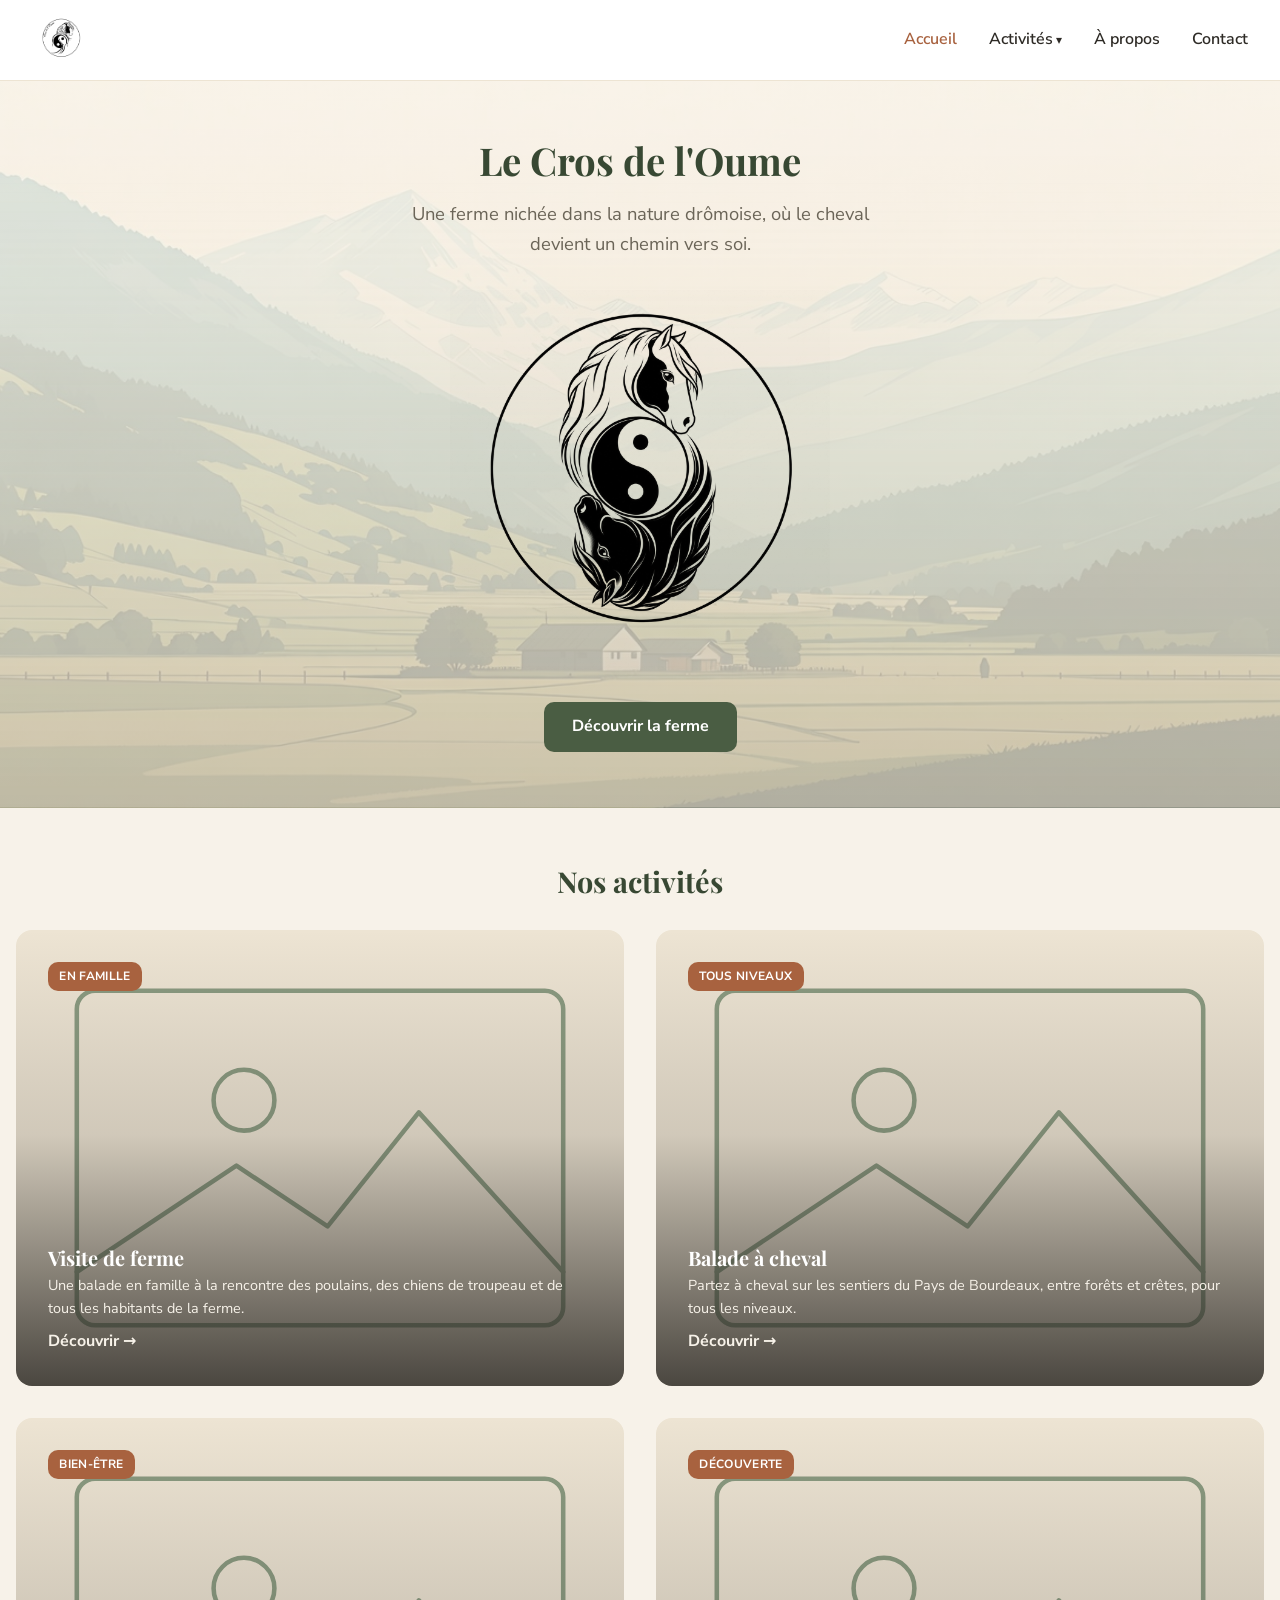
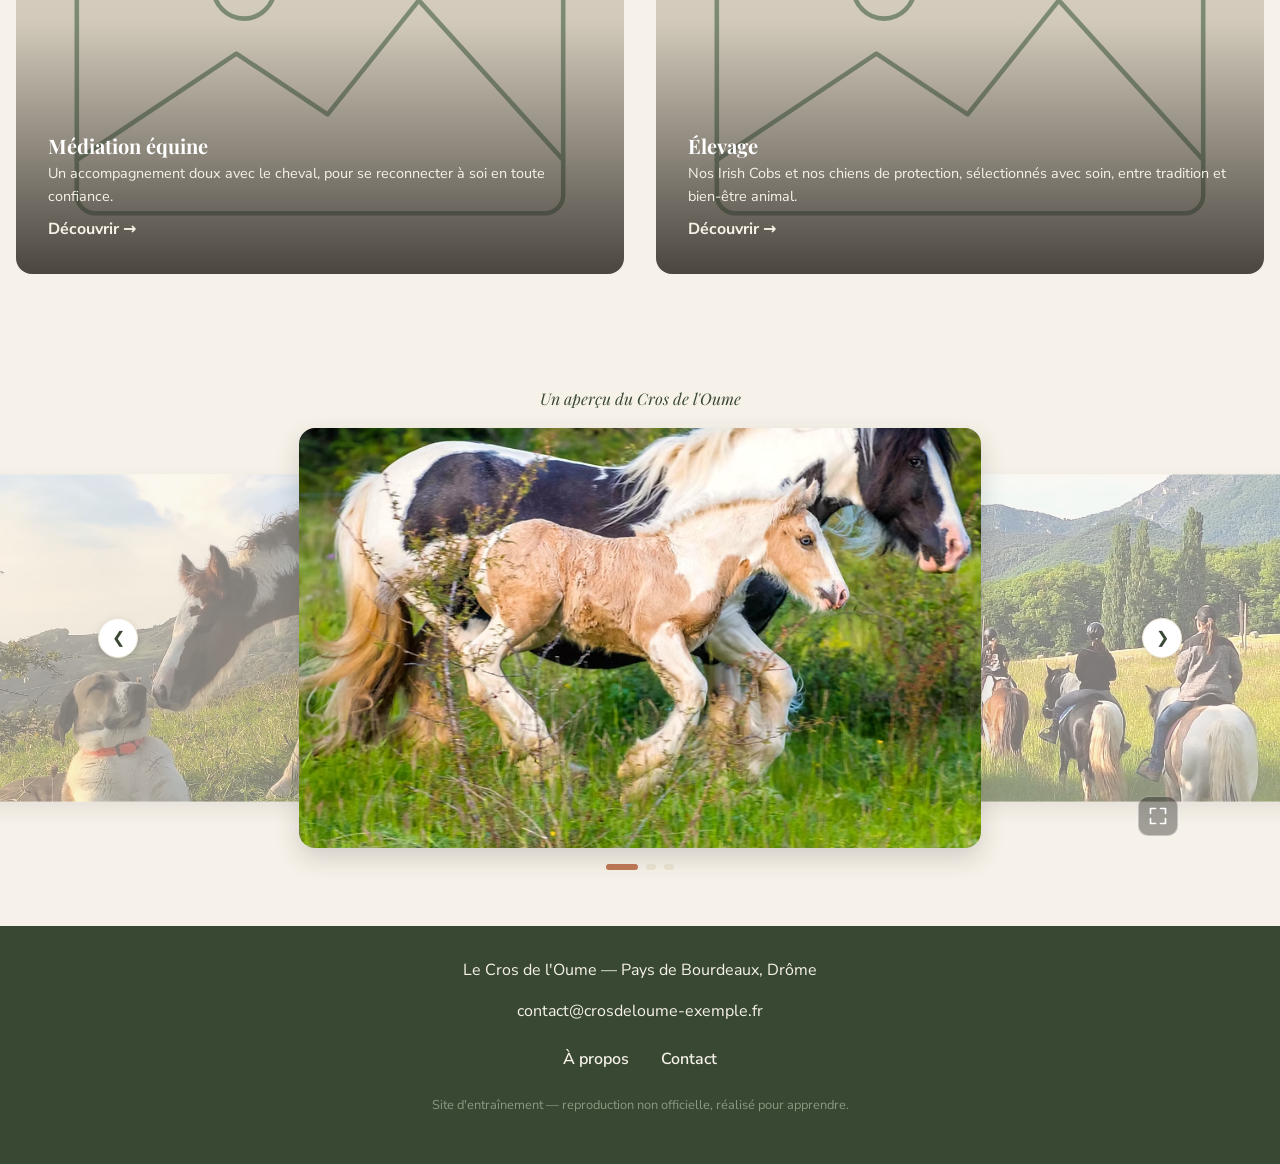
<file: index.html>
<!DOCTYPE html>
<html lang="fr">
<head>
  <meta charset="UTF-8">
  <meta name="viewport" content="width=device-width, initial-scale=1.0">
  <title>Le Cros de l'Oume — Ferme équestre en pleine nature</title>
  <meta name="description" content="Le Cros de l'Oume : visite de ferme, balades à cheval, médiation équine et élevage, au cœur de la Drôme.">
  <link rel="preconnect" href="https://fonts.googleapis.com">
  <link rel="preconnect" href="https://fonts.gstatic.com" crossorigin>
  <link href="https://fonts.googleapis.com/css2?family=Nunito+Sans:wght@400;600;700&family=Playfair+Display:wght@700&display=swap" rel="stylesheet">
  <link rel="stylesheet" href="css/style.css">
</head>
<body>

  <div id="header-placeholder"></div>

  <main>

    <section class="hero">
      <div class="hero-inner">
        <h1>Le Cros de l'Oume</h1>
        <p class="tagline">Une ferme nichée dans la nature drômoise, où le cheval devient un chemin vers soi.</p>
        <div class="hero-emblem">
          <div class="hero-emblem-glow"></div>
          <img src="/assets/images/hero.png" alt="" class="hero-emblem-img">
        </div>
        <a href="/pages/a-propos.html" class="cta">Découvrir la ferme</a>
      </div>
    </section>

    <section class="showcase">
      <h2>Nos activités</h2>
      <div class="showcase-grid showcase-grid--quad">

        <a href="/pages/visite-ferme.html" class="showcase-card">
          <img src="/assets/images/index/card-visite-ferme.svg" alt="Visite de la ferme en famille">
          <div class="showcase-card-overlay">
            <span class="showcase-card-badge">En famille</span>
            <h3>Visite de ferme</h3>
            <p>Une balade en famille à la rencontre des poulains, des chiens de troupeau et de tous les habitants de la ferme.</p>
            <span class="showcase-card-link">Découvrir &rarr;</span>
          </div>
        </a>

        <a href="/pages/balade-cheval.html" class="showcase-card">
          <img src="/assets/images/index/card-balade-cheval.svg" alt="Balade à cheval dans le Pays de Bourdeaux">
          <div class="showcase-card-overlay">
            <span class="showcase-card-badge">Tous niveaux</span>
            <h3>Balade à cheval</h3>
            <p>Partez à cheval sur les sentiers du Pays de Bourdeaux, entre forêts et crêtes, pour tous les niveaux.</p>
            <span class="showcase-card-link">Découvrir &rarr;</span>
          </div>
        </a>

        <a href="/pages/mediation-equine.html" class="showcase-card">
          <img src="/assets/images/index/card-mediation-equine.svg" alt="Séance de médiation équine">
          <div class="showcase-card-overlay">
            <span class="showcase-card-badge">Bien-être</span>
            <h3>Médiation équine</h3>
            <p>Un accompagnement doux avec le cheval, pour se reconnecter à soi en toute confiance.</p>
            <span class="showcase-card-link">Découvrir &rarr;</span>
          </div>
        </a>

        <a href="/pages/elevage/index.html" class="showcase-card">
          <img src="/assets/images/index/card-elevage.svg" alt="Élevage d'Irish Cob et de chiens de protection">
          <div class="showcase-card-overlay">
            <span class="showcase-card-badge">Découverte</span>
            <h3>Élevage</h3>
            <p>Nos Irish Cobs et nos chiens de protection, sélectionnés avec soin, entre tradition et bien-être animal.</p>
            <span class="showcase-card-link">Découvrir &rarr;</span>
          </div>
        </a>

      </div>
    </section>

    <section class="carrousel carrousel--coverflow" aria-label="Photos de la ferme">
      <p class="carrousel-caption">Un aperçu du Cros de l'Oume</p>
      <div class="carrousel-viewport">
        <button class="carrousel-prev" aria-label="Image précédente">&#10094;</button>
        <ul class="carrousel-track">
          <li><img src="/assets/images/index/chevaux.avif" alt="Chevaux Irish Cob dans un pré de la Drôme"></li>
          <li><img src="/assets/images/index/balade-a-cheval.avif" alt="Balade à cheval en forêt"></li>
          <li><img src="/assets/images/index/chiot-1.avif" alt="Chiot chien de protection de troupeau"></li>
        </ul>
        <button class="carrousel-next" aria-label="Image suivante">&#10095;</button>
        <button class="carrousel-expand" aria-label="Agrandir la photo">
          <svg viewBox="0 0 24 24" width="20" height="20" fill="none" stroke="currentColor" stroke-width="2" stroke-linecap="round" stroke-linejoin="round" aria-hidden="true">
            <path d="M9 3H3v6M15 3h6v6M15 21h6v-6M9 21H3v-6"/>
          </svg>
        </button>
      </div>
      <div class="carrousel-dots"></div>
    </section>

  </main>

  <div id="footer-placeholder"></div>

  <script src="js/main.js" defer></script>
  <script src="js/carrousel.js" defer></script>
</body>
</html>
</file>
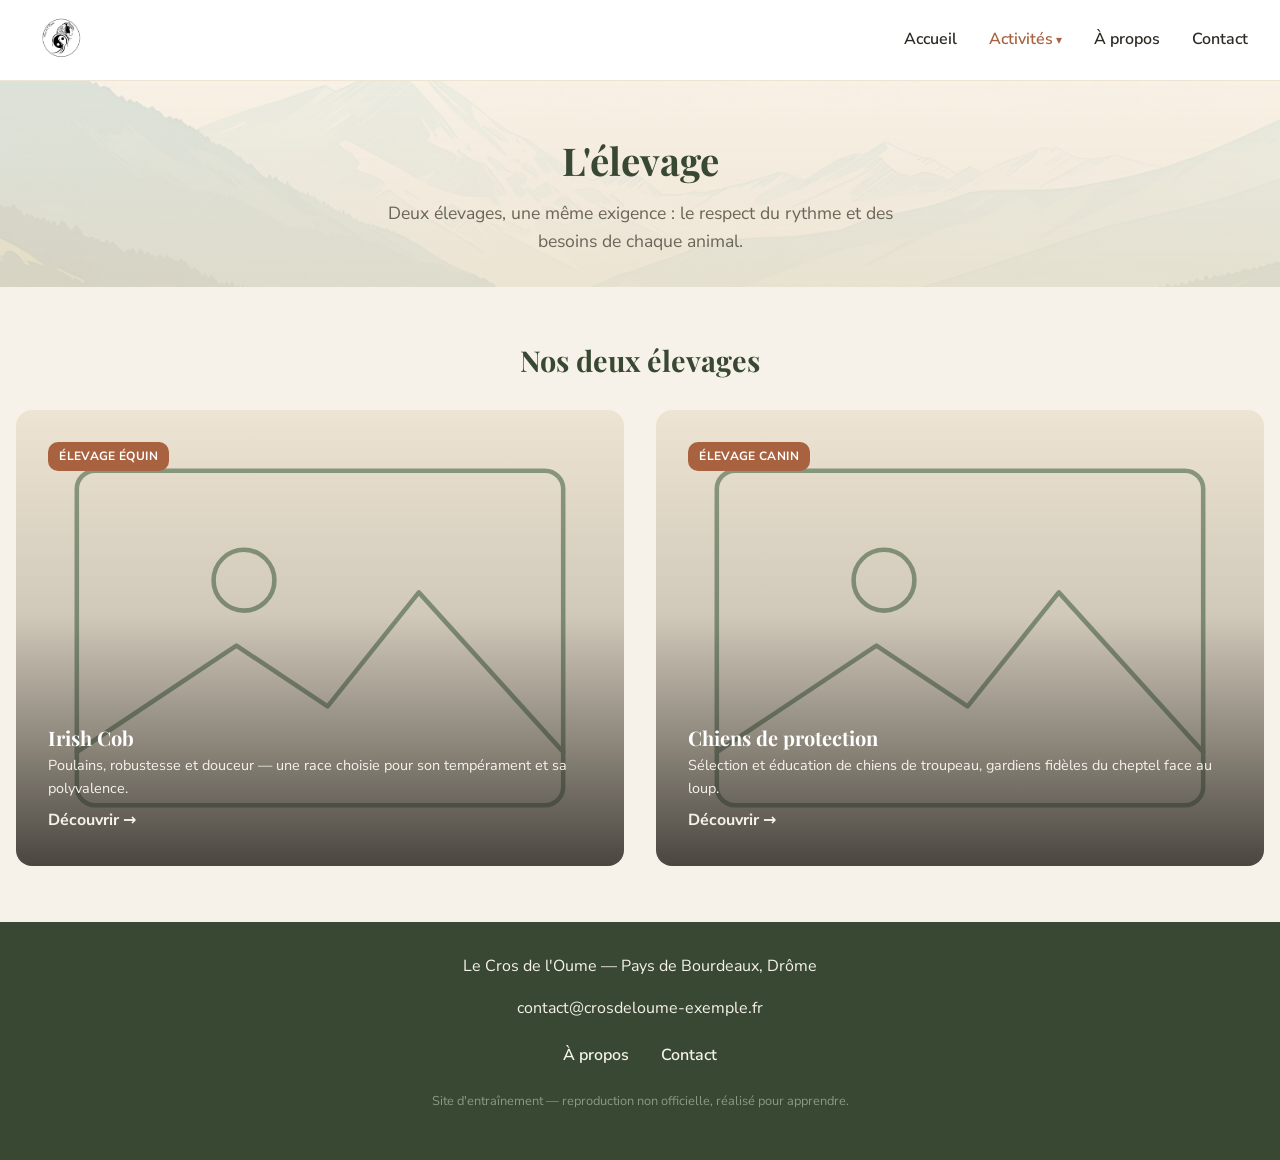
<file: pages/elevage/index.html>
<!DOCTYPE html>
<html lang="fr">
<head>
  <meta charset="UTF-8">
  <meta name="viewport" content="width=device-width, initial-scale=1.0">
  <title>L'élevage — Le Cros de l'Oume</title>
  <meta name="description" content="L'élevage du Cros de l'Oume : chevaux Irish Cob et chiens de protection de troupeau.">
  <link rel="preconnect" href="https://fonts.googleapis.com">
  <link rel="preconnect" href="https://fonts.gstatic.com" crossorigin>
  <link href="https://fonts.googleapis.com/css2?family=Nunito+Sans:wght@400;600;700&family=Playfair+Display:wght@700&display=swap" rel="stylesheet">
  <link rel="stylesheet" href="../../css/style.css">
</head>
<body>

  <div id="header-placeholder"></div>

  <main>

    <section class="page-hero">
      <h1>L'élevage</h1>
      <p class="tagline">Deux élevages, une même exigence : le respect du rythme et des besoins de chaque animal.</p>
    </section>

    <section class="showcase">
      <h2>Nos deux élevages</h2>
      <div class="showcase-grid">

        <a href="/pages/elevage/irish-cob.html" class="showcase-card">
          <img src="/assets/images/pages/elevage/card-irish-cob.svg" alt="Élevage d'Irish Cob">
          <div class="showcase-card-overlay">
            <span class="showcase-card-badge">Élevage équin</span>
            <h3>Irish Cob</h3>
            <p>Poulains, robustesse et douceur — une race choisie pour son tempérament et sa polyvalence.</p>
            <span class="showcase-card-link">Découvrir &rarr;</span>
          </div>
        </a>

        <a href="/pages/elevage/chiens-protection.html" class="showcase-card">
          <img src="/assets/images/pages/elevage/card-chiens-protection.svg" alt="Élevage de chiens de protection de troupeau">
          <div class="showcase-card-overlay">
            <span class="showcase-card-badge">Élevage canin</span>
            <h3>Chiens de protection</h3>
            <p>Sélection et éducation de chiens de troupeau, gardiens fidèles du cheptel face au loup.</p>
            <span class="showcase-card-link">Découvrir &rarr;</span>
          </div>
        </a>

      </div>
    </section>

  </main>

  <div id="footer-placeholder"></div>

  <script src="../../js/main.js" defer></script>
</body>
</html>
</file>
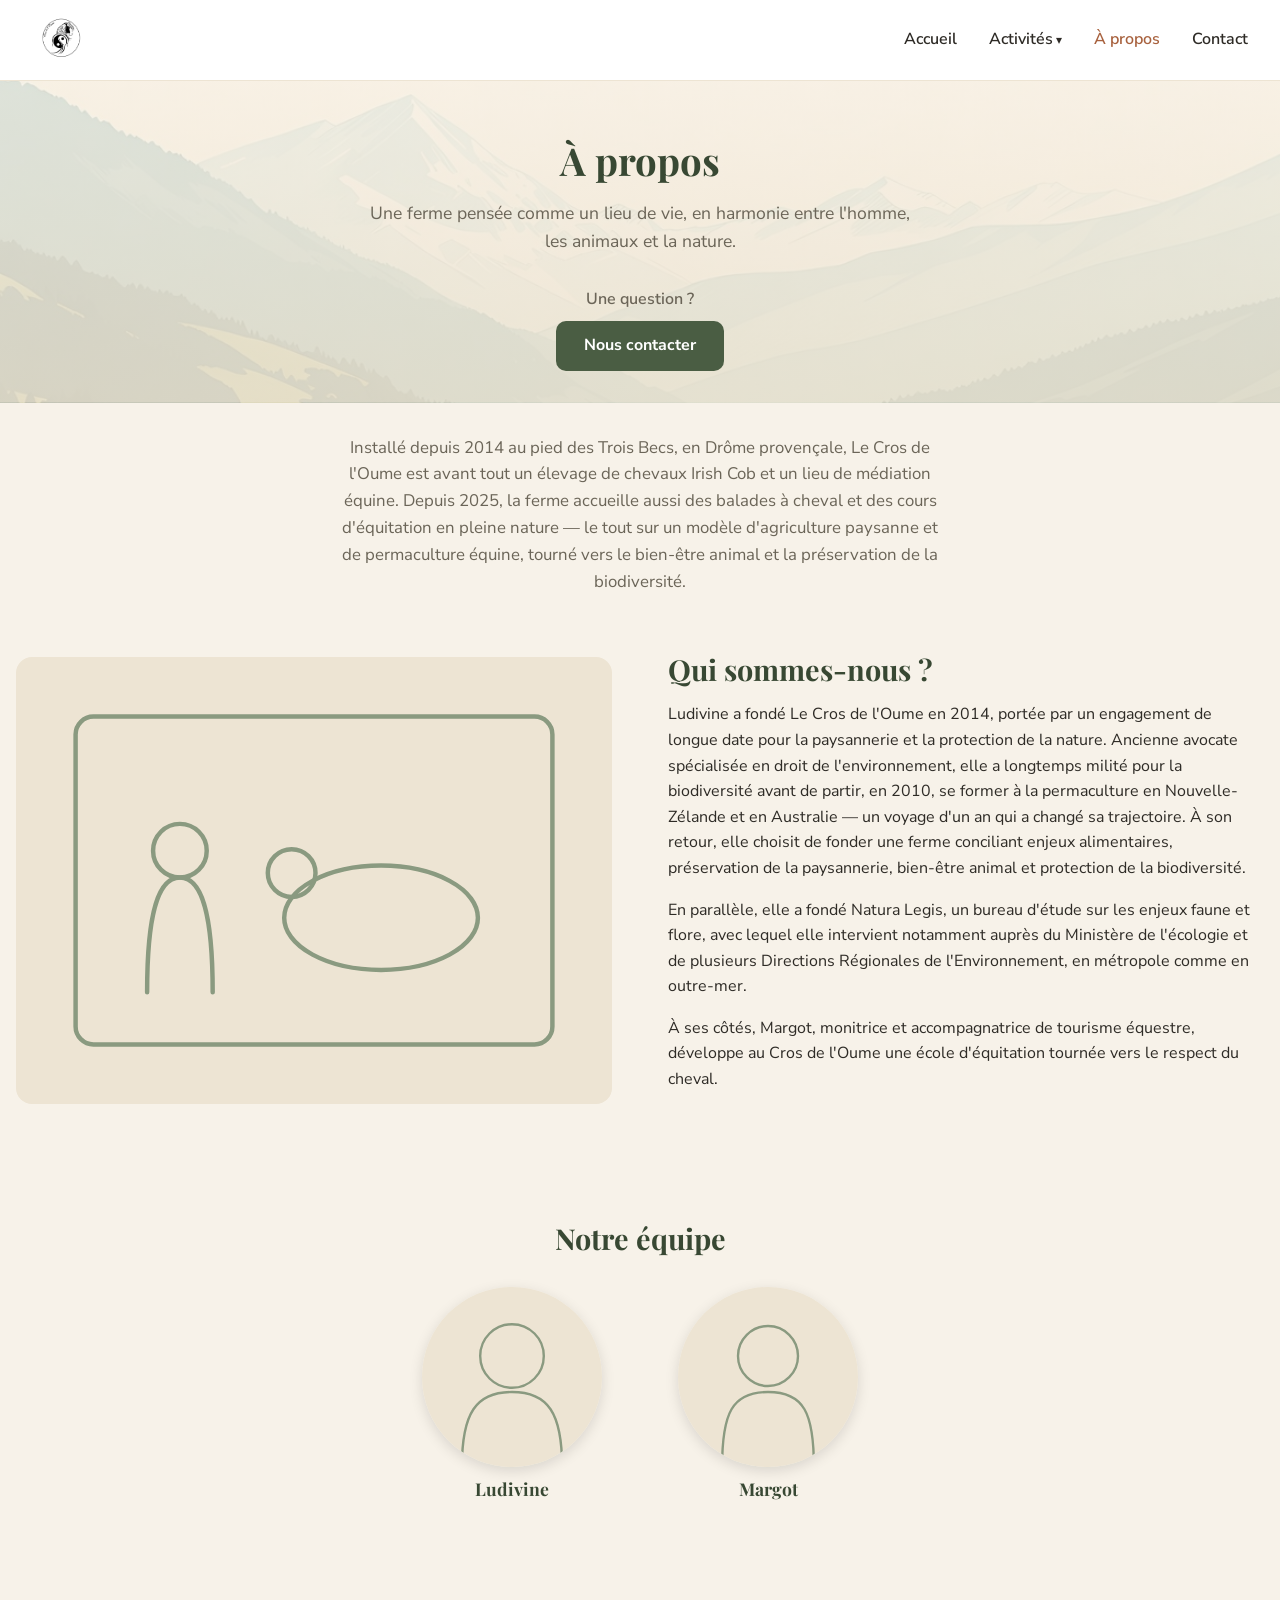
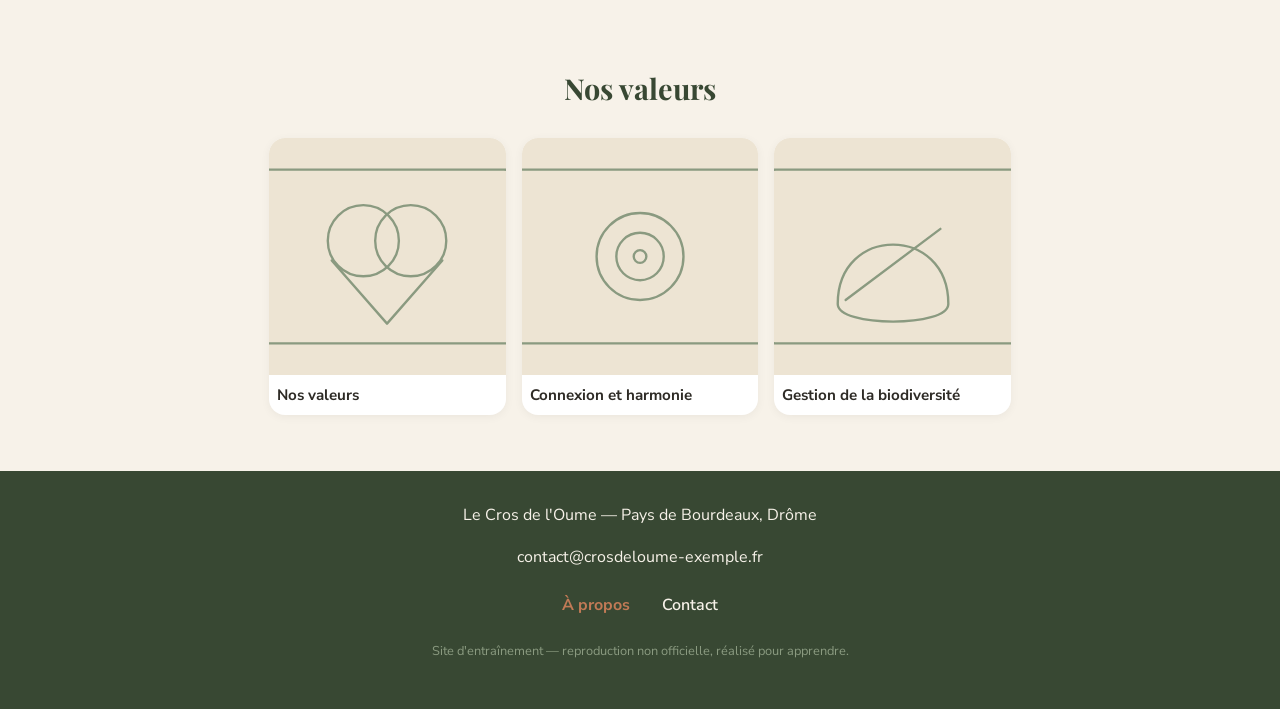
<file: pages/a-propos.html>
<!DOCTYPE html>
<html lang="fr">
<head>
  <meta charset="UTF-8">
  <meta name="viewport" content="width=device-width, initial-scale=1.0">
  <title>À propos — Le Cros de l'Oume</title>
  <meta name="description" content="Le Cros de l'Oume : une ferme familiale en Drôme provençale, entre élevage de chevaux Irish Cob, médiation équine, permaculture et préservation de la biodiversité.">
  <link rel="preconnect" href="https://fonts.googleapis.com">
  <link rel="preconnect" href="https://fonts.gstatic.com" crossorigin>
  <link href="https://fonts.googleapis.com/css2?family=Nunito+Sans:wght@400;600;700&family=Playfair+Display:wght@700&display=swap" rel="stylesheet">
  <link rel="stylesheet" href="../css/style.css">
</head>
<body>

  <div id="header-placeholder"></div>

  <main>

    <section class="page-hero">
      <h1>À propos</h1>
      <p class="tagline">Une ferme pensée comme un lieu de vie, en harmonie entre l'homme, les animaux et la nature.</p>
      <div class="hero-cta-anchor" id="hero-cta-anchor">
        <p class="hero-cta-text">Une question ?</p>
        <a href="/pages/contact.html" class="cta">Nous contacter</a>
      </div>
    </section>

    <p class="page-intro">Installé depuis 2014 au pied des Trois Becs, en Drôme provençale, Le Cros de l'Oume est avant tout un élevage de chevaux Irish Cob et un lieu de médiation équine. Depuis 2025, la ferme accueille aussi des balades à cheval et des cours d'équitation en pleine nature — le tout sur un modèle d'agriculture paysanne et de permaculture équine, tourné vers le bien-être animal et la préservation de la biodiversité.</p>

    <section class="page-content">
      <div class="page-content-image">
        <img src="/assets/images/pages/a-propos/ludivine-cheval.svg" alt="Ludivine auprès d'un cheval du Cros de l'Oume">
      </div>

      <div class="page-content-text">
        <h2>Qui sommes-nous ?</h2>
        <p>Ludivine a fondé Le Cros de l'Oume en 2014, portée par un engagement de longue date pour la paysannerie et la protection de la nature. Ancienne avocate spécialisée en droit de l'environnement, elle a longtemps milité pour la biodiversité avant de partir, en 2010, se former à la permaculture en Nouvelle-Zélande et en Australie — un voyage d'un an qui a changé sa trajectoire. À son retour, elle choisit de fonder une ferme conciliant enjeux alimentaires, préservation de la paysannerie, bien-être animal et protection de la biodiversité.</p>
        <p>En parallèle, elle a fondé Natura Legis, un bureau d'étude sur les enjeux faune et flore, avec lequel elle intervient notamment auprès du Ministère de l'écologie et de plusieurs Directions Régionales de l'Environnement, en métropole comme en outre-mer.</p>
        <p>À ses côtés, Margot, monitrice et accompagnatrice de tourisme équestre, développe au Cros de l'Oume une école d'équitation tournée vers le respect du cheval.</p>
      </div>
    </section>

    <section class="team-grid" aria-label="Notre équipe">
      <h2>Notre équipe</h2>
      <div class="team-portraits">

        <div class="team-portrait">
          <div class="team-portrait-circle">
            <img src="/assets/images/pages/a-propos/humain-ludivine.svg" alt="Ludivine">
            <div class="team-portrait-overlay">
              <p>Fondatrice du Cros de l'Oume en 2014. Ancienne avocate en droit de l'environnement, formée à la permaculture en Nouvelle-Zélande et en Australie.</p>
            </div>
          </div>
          <span class="team-portrait-name">Ludivine</span>
        </div>

        <div class="team-portrait">
          <div class="team-portrait-circle">
            <img src="/assets/images/pages/a-propos/humain-margot.svg" alt="Margot">
            <div class="team-portrait-overlay">
              <p>Monitrice et accompagnatrice de tourisme équestre. Développe au Cros de l'Oume une école d'équitation tournée vers le respect du cheval.</p>
            </div>
          </div>
          <span class="team-portrait-name">Margot</span>
        </div>

      </div>
    </section>

    <section class="team-grid" aria-label="Nos valeurs">
      <h2>Nos valeurs</h2>
      <div class="team-cards">

        <button type="button" class="team-card" data-modal-open="modal-valeurs">
          <img src="/assets/images/pages/a-propos/valeur-bienetre.svg" alt="Nos valeurs">
          <span class="team-card-name">Nos valeurs</span>
        </button>

        <button type="button" class="team-card" data-modal-open="modal-connexion">
          <img src="/assets/images/pages/a-propos/valeur-connexion.svg" alt="Connexion et harmonie">
          <span class="team-card-name">Connexion et harmonie</span>
        </button>

        <button type="button" class="team-card" data-modal-open="modal-biodiversite">
          <img src="/assets/images/pages/a-propos/valeur-biodiversite.svg" alt="Gestion de la biodiversité">
          <span class="team-card-name">Gestion de la biodiversité</span>
        </button>

      </div>
    </section>

  </main>

  <div class="modal" id="modal-valeurs" hidden>
    <div class="modal-panel" role="dialog" aria-modal="true" aria-labelledby="modal-valeurs-title">
      <button type="button" class="modal-close" data-modal-close aria-label="Fermer">&times;</button>
      <img src="/assets/images/pages/a-propos/valeur-bienetre.svg" alt="Nos valeurs">
      <h3 id="modal-valeurs-title">Nos valeurs</h3>
      <p>Le bien-être animal guide chaque décision : gestion durable des prairies, alimentation et soins naturels, vie de groupe respectée — aucun duo proche n'est jamais séparé. Notre élevage reste doux et réfléchi : les poulinières profitent de longues pauses entre les gestations, les poulains sont sevrés tardivement et éduqués à leur rythme. Nos chevaux sont montés tardivement, pieds nus et sans mors, avec un poids cavalier limité. Et nos troupeaux vivent en pâturage tournant, au sein de prairies naturelles riches en biodiversité.</p>
    </div>
  </div>

  <div class="modal" id="modal-connexion" hidden>
    <div class="modal-panel" role="dialog" aria-modal="true" aria-labelledby="modal-connexion-title">
      <button type="button" class="modal-close" data-modal-close aria-label="Fermer">&times;</button>
      <img src="/assets/images/pages/a-propos/valeur-connexion.svg" alt="Connexion et harmonie">
      <h3 id="modal-connexion-title">Connexion et harmonie — Homme, nature, animaux</h3>
      <p>Dans un cadre de nature préservée, la ferme est un lieu calme et ressourçant, où le rythme de chacun est respecté. Nos séances de médiation équine, en immersion au cœur du troupeau, permettent d'explorer ses émotions et de se recentrer, guidé par la douceur des chevaux — un vrai temps de reconnexion à soi, porté par le calme du lieu.</p>
    </div>
  </div>

  <div class="modal" id="modal-biodiversite" hidden>
    <div class="modal-panel" role="dialog" aria-modal="true" aria-labelledby="modal-biodiversite-title">
      <button type="button" class="modal-close" data-modal-close aria-label="Fermer">&times;</button>
      <img src="/assets/images/pages/a-propos/valeur-biodiversite.svg" alt="Gestion de la biodiversité">
      <h3 id="modal-biodiversite-title">Gestion de la biodiversité</h3>
      <p>Située en zone Natura 2000, la ferme s'engage au quotidien pour la biodiversité : inventaires naturalistes réguliers, corridors écologiques, haies et mares, gestion des sols respectueuse de leur vie souterraine. Elle se trouve aussi en zone de présence du loup : plutôt que d'isoler les troupeaux, nous avons choisi de les protéger avec des chiens de protection — une démarche détaillée sur notre page <a href="/pages/elevage/chiens-protection.html">élevage de chiens de protection</a>.</p>
    </div>
  </div>

  <div class="sticky-cta" id="sticky-cta">
    <p class="sticky-cta-text">Une question ?</p>
    <a href="/pages/contact.html" class="cta">Nous contacter</a>
  </div>

  <div id="footer-placeholder"></div>

  <script src="../js/main.js" defer></script>
  <script src="../js/team-modal.js" defer></script>
  <script src="../js/team-portrait.js" defer></script>
  <script src="../js/sticky-cta.js" defer></script>
</body>
</html>
</file>
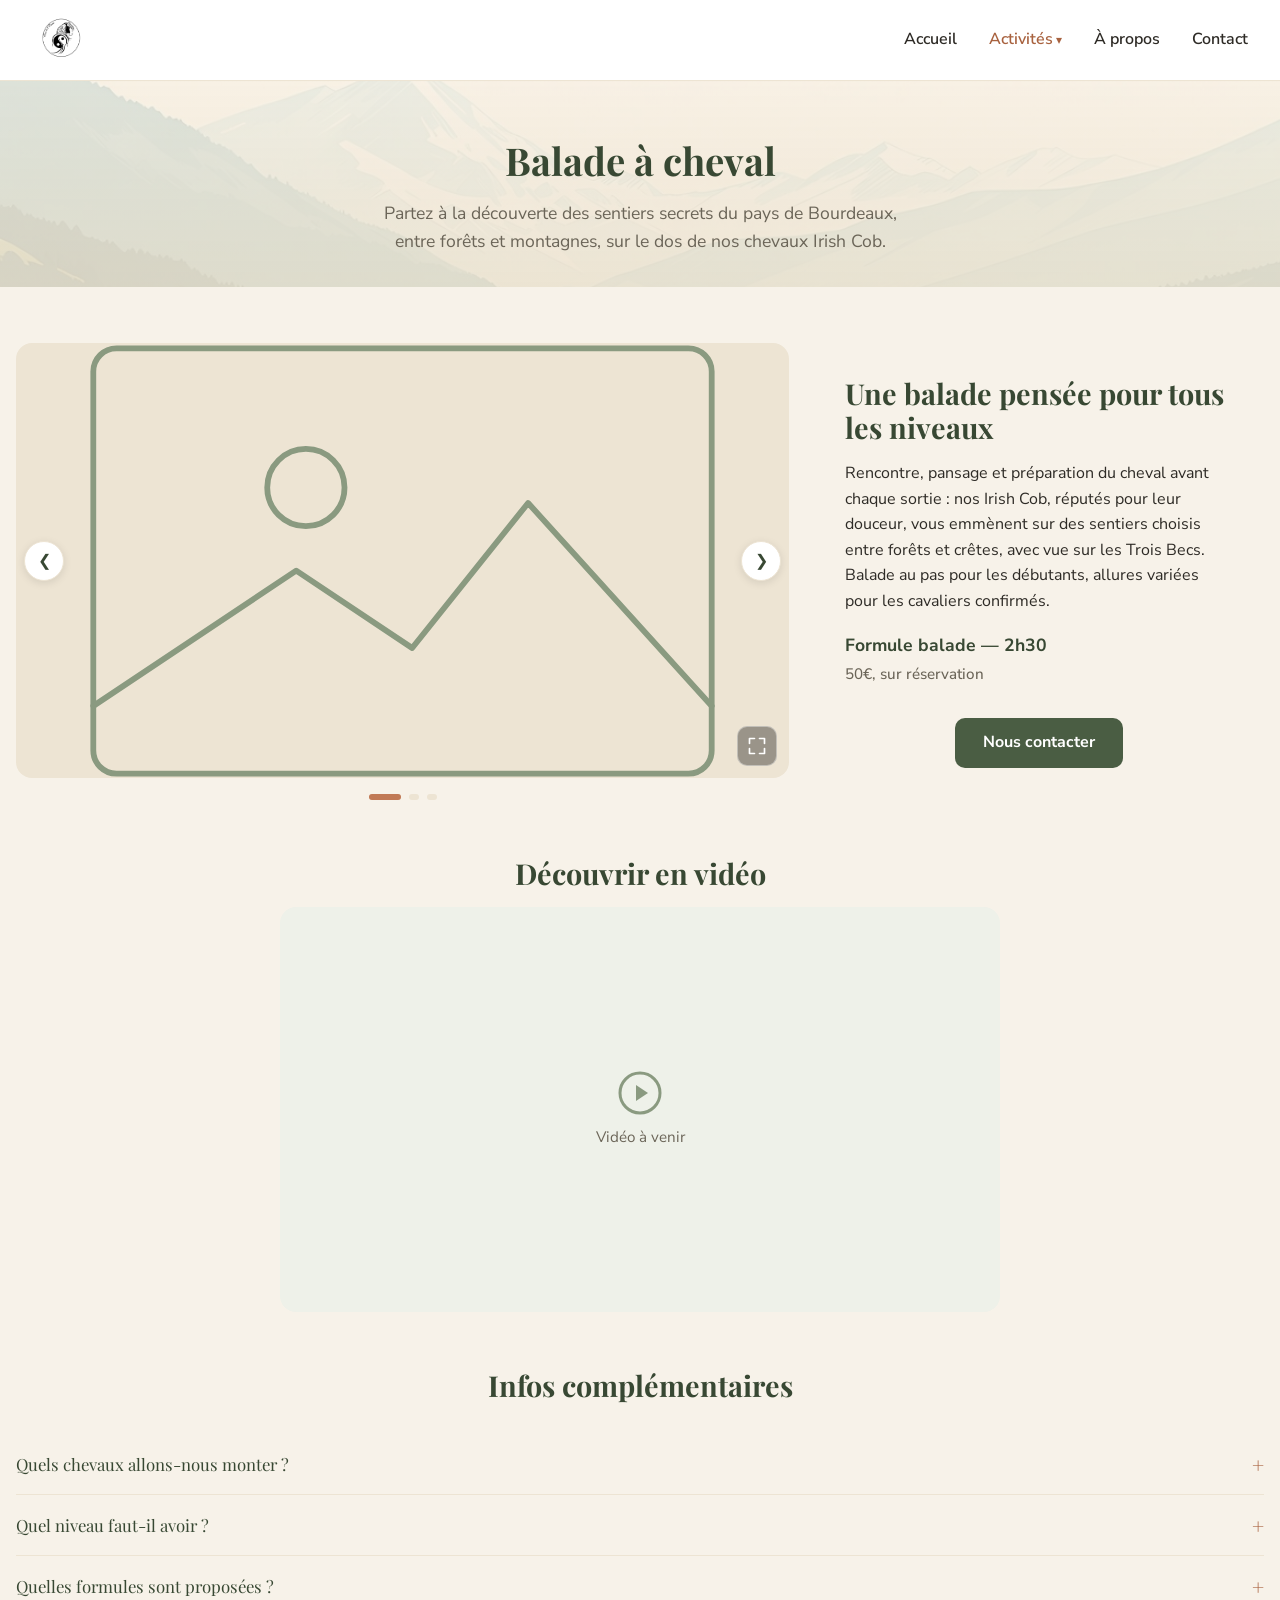
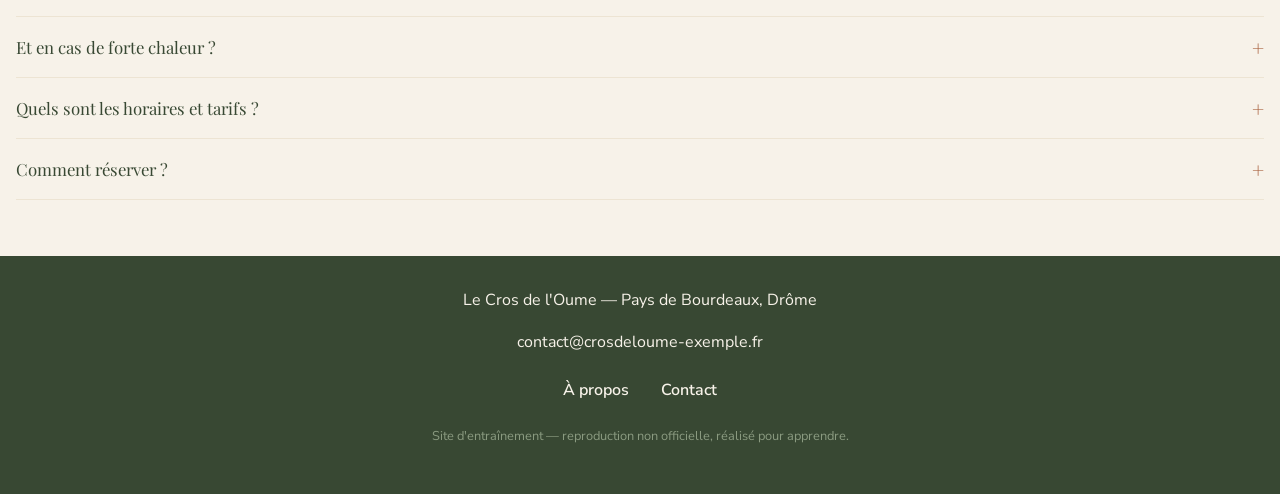
<file: pages/balade-cheval.html>
<!DOCTYPE html>
<html lang="fr">
<head>
  <meta charset="UTF-8">
  <meta name="viewport" content="width=device-width, initial-scale=1.0">
  <title>Balade à cheval — Le Cros de l'Oume</title>
  <meta name="description" content="Balades et randonnées à cheval au Cros de l'Oume, sur nos Irish Cob, à la découverte du pays de Bourdeaux.">
  <link rel="preconnect" href="https://fonts.googleapis.com">
  <link rel="preconnect" href="https://fonts.gstatic.com" crossorigin>
  <link href="https://fonts.googleapis.com/css2?family=Nunito+Sans:wght@400;600;700&family=Playfair+Display:wght@700&display=swap" rel="stylesheet">
  <link rel="stylesheet" href="../css/style.css">
</head>
<body>

  <div id="header-placeholder"></div>

  <main>

    <section class="page-hero">
      <h1>Balade à cheval</h1>
      <p class="tagline">Partez à la découverte des sentiers secrets du pays de Bourdeaux, entre forêts et montagnes, sur le dos de nos chevaux Irish Cob.</p>
    </section>

    <section class="page-content">
      <div class="carrousel">
        <div class="carrousel-viewport">
          <button class="carrousel-prev" aria-label="Image précédente">&#10094;</button>
          <ul class="carrousel-track">
            <li><img src="/assets/images/pages/balade-cheval/balade-foret.svg" alt="Balade à cheval en forêt"></li>
            <li><img src="/assets/images/pages/balade-cheval/vue-trois-becs.svg" alt="Vue sur les Trois Becs pendant une randonnée"></li>
            <li><img src="/assets/images/pages/balade-cheval/pansage-depart.svg" alt="Pansage et préparation du cheval avant le départ"></li>
          </ul>
          <button class="carrousel-next" aria-label="Image suivante">&#10095;</button>
          <button class="carrousel-expand" aria-label="Agrandir la photo">
            <svg viewBox="0 0 24 24" width="20" height="20" fill="none" stroke="currentColor" stroke-width="2" stroke-linecap="round" stroke-linejoin="round" aria-hidden="true">
              <path d="M9 3H3v6M15 3h6v6M15 21h6v-6M9 21H3v-6"/>
            </svg>
          </button>
        </div>
        <div class="carrousel-dots"></div>
      </div>

      <div class="page-content-text">
        <h2>Une balade pensée pour tous les niveaux</h2>
        <p>Rencontre, pansage et préparation du cheval avant chaque sortie : nos Irish Cob, réputés pour leur douceur, vous emmènent sur des sentiers choisis entre forêts et crêtes, avec vue sur les Trois Becs. Balade au pas pour les débutants, allures variées pour les cavaliers confirmés.</p>
        <div class="page-content-highlight">
          <p class="page-content-schedule">Formule balade — 2h30</p>
          <p class="page-content-price">50€, sur réservation</p>
        </div>
        <div class="hero-cta-anchor" id="hero-cta-anchor">
          <a href="/pages/contact.html" class="cta">Nous contacter</a>
        </div>
      </div>
    </section>

    <section class="page-video">
      <h2>Découvrir en vidéo</h2>
      <div class="video-placeholder">
        <svg viewBox="0 0 24 24" width="48" height="48" fill="none" stroke="currentColor" stroke-width="1.5" aria-hidden="true">
          <circle cx="12" cy="12" r="10"/>
          <path d="M10 8l6 4-6 4V8z" fill="currentColor" stroke="none"/>
        </svg>
        <p>Vidéo à venir</p>
      </div>
    </section>

    <section class="faq">
      <h2>Infos complémentaires</h2>
      <div class="accordion">

        <div class="accordion-item">
          <h3>
            <button class="accordion-trigger" aria-expanded="false" aria-controls="panel-chevaux" id="trigger-chevaux">
              Quels chevaux allons-nous monter ?
            </button>
          </h3>
          <div class="accordion-panel" id="panel-chevaux" role="region" aria-labelledby="trigger-chevaux">
            <div class="accordion-panel-inner">
              <p>Nos Irish Cob, réputés pour leur douceur et leur robustesse, évoluent en troupeau dans de vastes prairies arborées. Un temps de rencontre et de pansage précède chaque sortie, pour créer un vrai lien avant de partir en balade.</p>
            </div>
          </div>
        </div>

        <div class="accordion-item">
          <h3>
            <button class="accordion-trigger" aria-expanded="false" aria-controls="panel-niveau" id="trigger-niveau">
              Quel niveau faut-il avoir ?
            </button>
          </h3>
          <div class="accordion-panel" id="panel-niveau" role="region" aria-labelledby="trigger-niveau">
            <div class="accordion-panel-inner">
              <p>Aucun niveau requis pour la formule découverte en famille : balade au pas, encadrée. Pour les cavaliers plus confirmés, les allures (trot, galop) sont possibles selon le terrain et l'expérience de chacun.</p>
            </div>
          </div>
        </div>

        <div class="accordion-item">
          <h3>
            <button class="accordion-trigger" aria-expanded="false" aria-controls="panel-formules" id="trigger-formules">
              Quelles formules sont proposées ?
            </button>
          </h3>
          <div class="accordion-panel" id="panel-formules" role="region" aria-labelledby="trigger-formules">
            <div class="accordion-panel-inner">
              <p>Baptême en famille (1h à 35€ ou 1h30 à 40€), balade à cheval de 2h30 (50€), randonnée à la demi-journée (60€) ou à la journée (100€), sur demande et sur mesure.</p>
            </div>
          </div>
        </div>

        <div class="accordion-item">
          <h3>
            <button class="accordion-trigger" aria-expanded="false" aria-controls="panel-chaleur" id="trigger-chaleur">
              Et en cas de forte chaleur ?
            </button>
          </h3>
          <div class="accordion-panel" id="panel-chaleur" role="region" aria-labelledby="trigger-chaleur">
            <div class="accordion-panel-inner">
              <p>Le bien-être des chevaux passe avant tout : en été, les départs sont décalés tôt le matin ou en fin de journée, et les itinéraires privilégient les sentiers ombragés.</p>
            </div>
          </div>
        </div>

        <div class="accordion-item">
          <h3>
            <button class="accordion-trigger" aria-expanded="false" aria-controls="panel-horaires" id="trigger-horaires">
              Quels sont les horaires et tarifs ?
            </button>
          </h3>
          <div class="accordion-panel" id="panel-horaires" role="region" aria-labelledby="trigger-horaires">
            <div class="accordion-panel-inner">
              <p>Sorties toute l'année, sur réservation. Tarifs de 35€ à 100€ selon la formule choisie — détails ci-dessus.</p>
            </div>
          </div>
        </div>

        <div class="accordion-item">
          <h3>
            <button class="accordion-trigger" aria-expanded="false" aria-controls="panel-reservation" id="trigger-reservation">
              Comment réserver ?
            </button>
          </h3>
          <div class="accordion-panel" id="panel-reservation" role="region" aria-labelledby="trigger-reservation">
            <div class="accordion-panel-inner">
              <p>Par téléphone ou par email — coordonnées sur la <a href="/pages/contact.html">page contact</a>. Les randonnées à la demi-journée ou à la journée se préparent sur mesure, n'hésitez pas à nous contacter pour définir l'itinéraire.</p>
            </div>
          </div>
        </div>

      </div>
    </section>

  </main>

  <div class="sticky-cta" id="sticky-cta">
    <p class="sticky-cta-text">Envie d'une balade ?</p>
    <a href="/pages/contact.html" class="cta">Nous contacter</a>
  </div>

  <div id="footer-placeholder"></div>

  <script src="../js/main.js" defer></script>
  <script src="../js/carrousel.js" defer></script>
  <script src="../js/accordion.js" defer></script>
  <script src="../js/sticky-cta.js" defer></script>
</body>
</html>
</file>
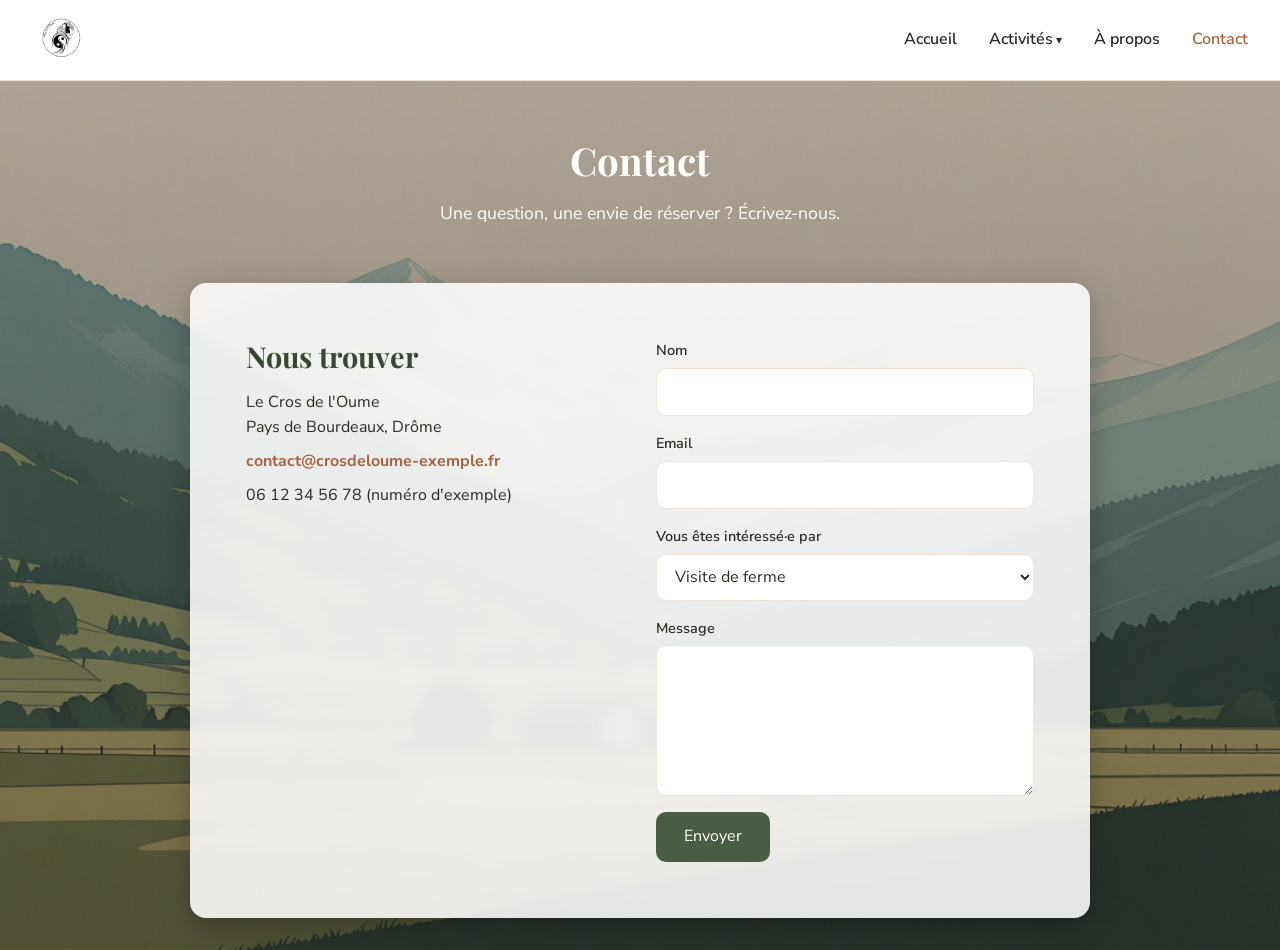
<file: pages/contact.html>
<!DOCTYPE html>
<html lang="fr">
<head>
  <meta charset="UTF-8">
  <meta name="viewport" content="width=device-width, initial-scale=1.0">
  <title>Contact — Le Cros de l'Oume</title>
  <meta name="description" content="Contactez Le Cros de l'Oume pour réserver une visite de ferme, une balade à cheval, une séance de médiation équine, ou pour toute question sur notre élevage.">
  <link rel="preconnect" href="https://fonts.googleapis.com">
  <link rel="preconnect" href="https://fonts.gstatic.com" crossorigin>
  <link href="https://fonts.googleapis.com/css2?family=Nunito+Sans:wght@400;600;700&family=Playfair+Display:wght@700&display=swap" rel="stylesheet">
  <link rel="stylesheet" href="../css/style.css">
</head>
<body>

  <div id="header-placeholder"></div>

  <main>

    <section class="page-hero page-hero--tall page-hero--photo">
      <h1>Contact</h1>
      <p class="tagline">Une question, une envie de réserver ? Écrivez-nous.</p>

      <div class="contact-card">

        <div class="contact-info">
          <h2>Nous trouver</h2>
          <p>Le Cros de l'Oume<br>Pays de Bourdeaux, Drôme</p>
          <p><a href="mailto:contact@crosdeloume-exemple.fr">contact@crosdeloume-exemple.fr</a></p>
          <p>06 12 34 56 78 (numéro d'exemple)</p>
        </div>

        <form class="contact-form" id="contact-form">

          <div class="form-field">
            <label for="field-name">Nom</label>
            <input type="text" id="field-name" name="name" required>
          </div>

          <div class="form-field">
            <label for="field-email">Email</label>
            <input type="email" id="field-email" name="email" required>
          </div>

          <div class="form-field">
            <label for="field-subject">Vous êtes intéressé·e par</label>
            <select id="field-subject" name="subject">
              <option>Visite de ferme</option>
              <option>Balade à cheval</option>
              <option>Médiation équine</option>
              <option>Élevage (chevaux ou chiens)</option>
              <option>Autre</option>
            </select>
          </div>

          <div class="form-field">
            <label for="field-message">Message</label>
            <textarea id="field-message" name="message" rows="5" required></textarea>
          </div>

          <button type="submit" class="cta">Envoyer</button>

          <p class="form-note" id="form-success" hidden>Merci, votre message a bien été envoyé ! (Site d'entraînement — ceci est une simulation, aucun message n'est réellement transmis.)</p>

        </form>

      </div>

    </section>

  </main>

  <script src="../js/main.js" defer></script>
  <script src="../js/contact-form.js" defer></script>
</body>
</html>
</file>
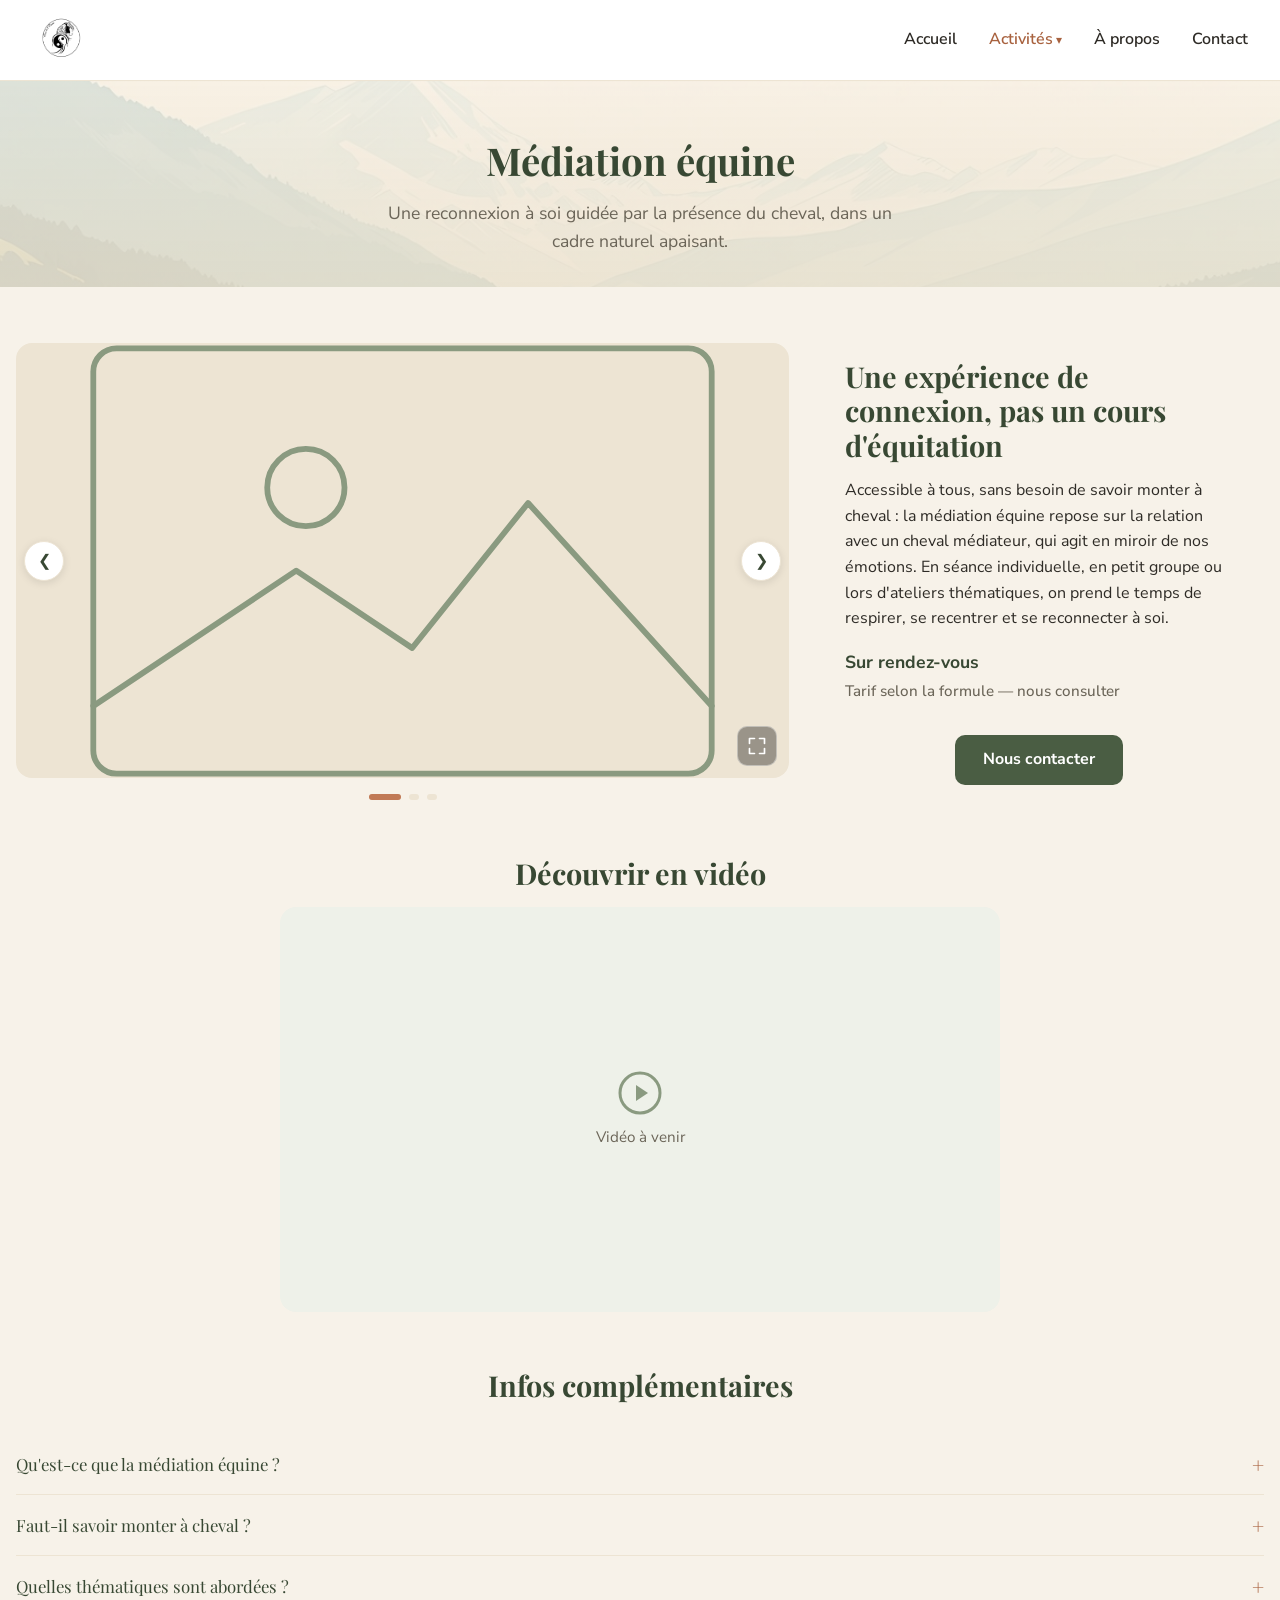
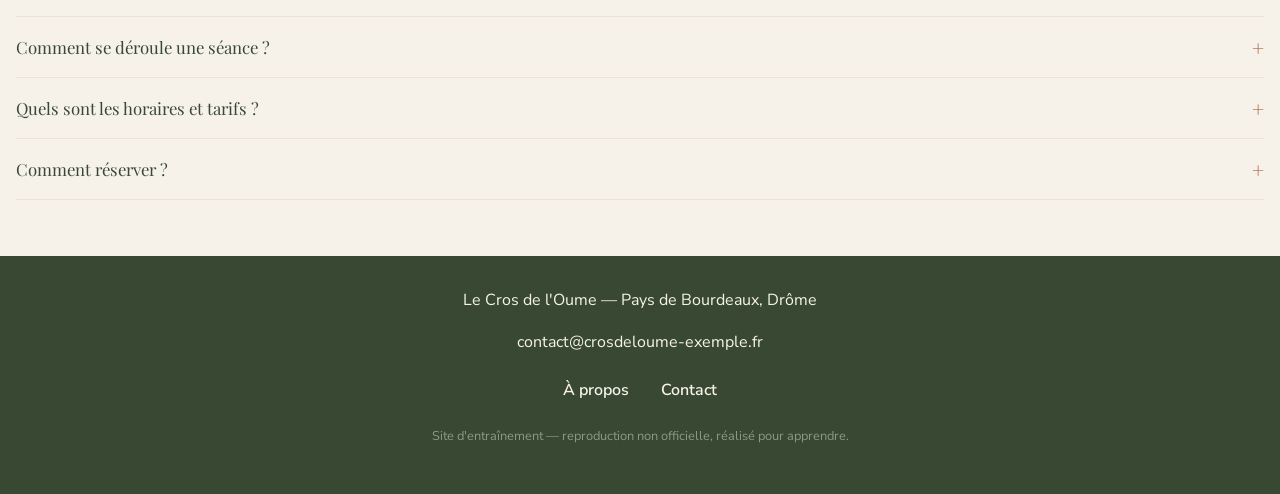
<file: pages/mediation-equine.html>
<!DOCTYPE html>
<html lang="fr">
<head>
  <meta charset="UTF-8">
  <meta name="viewport" content="width=device-width, initial-scale=1.0">
  <title>Médiation équine — Le Cros de l'Oume</title>
  <meta name="description" content="Médiation équine au Cros de l'Oume : séances individuelles, petits groupes et ateliers thématiques, en pleine conscience au contact des chevaux.">
  <link rel="preconnect" href="https://fonts.googleapis.com">
  <link rel="preconnect" href="https://fonts.gstatic.com" crossorigin>
  <link href="https://fonts.googleapis.com/css2?family=Nunito+Sans:wght@400;600;700&family=Playfair+Display:wght@700&display=swap" rel="stylesheet">
  <link rel="stylesheet" href="../css/style.css">
</head>
<body>

  <div id="header-placeholder"></div>

  <main>

    <section class="page-hero">
      <h1>Médiation équine</h1>
      <p class="tagline">Une reconnexion à soi guidée par la présence du cheval, dans un cadre naturel apaisant.</p>
    </section>

    <section class="page-content">
      <div class="carrousel">
        <div class="carrousel-viewport">
          <button class="carrousel-prev" aria-label="Image précédente">&#10094;</button>
          <ul class="carrousel-track">
            <li><img src="/assets/images/pages/mediation-equine/connexion-cheval.svg" alt="Moment de connexion avec un cheval en médiation équine"></li>
            <li><img src="/assets/images/pages/mediation-equine/seance-pleine-nature.svg" alt="Séance de médiation équine en pleine nature"></li>
            <li><img src="/assets/images/pages/mediation-equine/approche-troupeau.svg" alt="Approche en douceur auprès du troupeau"></li>
          </ul>
          <button class="carrousel-next" aria-label="Image suivante">&#10095;</button>
          <button class="carrousel-expand" aria-label="Agrandir la photo">
            <svg viewBox="0 0 24 24" width="20" height="20" fill="none" stroke="currentColor" stroke-width="2" stroke-linecap="round" stroke-linejoin="round" aria-hidden="true">
              <path d="M9 3H3v6M15 3h6v6M15 21h6v-6M9 21H3v-6"/>
            </svg>
          </button>
        </div>
        <div class="carrousel-dots"></div>
      </div>

      <div class="page-content-text">
        <h2>Une expérience de connexion, pas un cours d'équitation</h2>
        <p>Accessible à tous, sans besoin de savoir monter à cheval : la médiation équine repose sur la relation avec un cheval médiateur, qui agit en miroir de nos émotions. En séance individuelle, en petit groupe ou lors d'ateliers thématiques, on prend le temps de respirer, se recentrer et se reconnecter à soi.</p>
        <div class="page-content-highlight">
          <p class="page-content-schedule">Sur rendez-vous</p>
          <p class="page-content-price">Tarif selon la formule — nous consulter</p>
        </div>
        <div class="hero-cta-anchor" id="hero-cta-anchor">
          <a href="/pages/contact.html" class="cta">Nous contacter</a>
        </div>
      </div>
    </section>

    <section class="page-video">
      <h2>Découvrir en vidéo</h2>
      <div class="video-placeholder">
        <svg viewBox="0 0 24 24" width="48" height="48" fill="none" stroke="currentColor" stroke-width="1.5" aria-hidden="true">
          <circle cx="12" cy="12" r="10"/>
          <path d="M10 8l6 4-6 4V8z" fill="currentColor" stroke="none"/>
        </svg>
        <p>Vidéo à venir</p>
      </div>
    </section>

    <section class="faq">
      <h2>Infos complémentaires</h2>
      <div class="accordion">

        <div class="accordion-item">
          <h3>
            <button class="accordion-trigger" aria-expanded="false" aria-controls="panel-quoi" id="trigger-quoi">
              Qu'est-ce que la médiation équine ?
            </button>
          </h3>
          <div class="accordion-panel" id="panel-quoi" role="region" aria-labelledby="trigger-quoi">
            <div class="accordion-panel-inner">
              <p>Aussi appelée équithérapie ou équicoaching, la médiation équine s'appuie sur la relation avec un cheval médiateur. Sans jugement, le cheval facilite un travail sur soi à visée éducative, sociale ou simplement de bien-être.</p>
            </div>
          </div>
        </div>

        <div class="accordion-item">
          <h3>
            <button class="accordion-trigger" aria-expanded="false" aria-controls="panel-niveau" id="trigger-niveau">
              Faut-il savoir monter à cheval ?
            </button>
          </h3>
          <div class="accordion-panel" id="panel-niveau" role="region" aria-labelledby="trigger-niveau">
            <div class="accordion-panel-inner">
              <p>Non — l'essentiel n'est pas de monter, mais de se laisser guider par le moment et par le cheval. Les séances se déroulent au sol, en pleine conscience, au contact du cheval en liberté.</p>
            </div>
          </div>
        </div>

        <div class="accordion-item">
          <h3>
            <button class="accordion-trigger" aria-expanded="false" aria-controls="panel-thematiques" id="trigger-thematiques">
              Quelles thématiques sont abordées ?
            </button>
          </h3>
          <div class="accordion-panel" id="panel-thematiques" role="region" aria-labelledby="trigger-thematiques">
            <div class="accordion-panel-inner">
              <p>Selon les séances : confiance et estime de soi, gestion des émotions, communication non violente, pose de limites, pratiques de respiration et de pleine conscience.</p>
            </div>
          </div>
        </div>

        <div class="accordion-item">
          <h3>
            <button class="accordion-trigger" aria-expanded="false" aria-controls="panel-deroulement" id="trigger-deroulement">
              Comment se déroule une séance ?
            </button>
          </h3>
          <div class="accordion-panel" id="panel-deroulement" role="region" aria-labelledby="trigger-deroulement">
            <div class="accordion-panel-inner">
              <p>En individuel, en petit groupe ou lors d'un atelier thématique à la demi-journée, dans un cadre naturel apaisant, propice à l'introspection.</p>
            </div>
          </div>
        </div>

        <div class="accordion-item">
          <h3>
            <button class="accordion-trigger" aria-expanded="false" aria-controls="panel-horaires" id="trigger-horaires">
              Quels sont les horaires et tarifs ?
            </button>
          </h3>
          <div class="accordion-panel" id="panel-horaires" role="region" aria-labelledby="trigger-horaires">
            <div class="accordion-panel-inner">
              <p>Sur rendez-vous, toute l'année. Le tarif dépend de la formule (séance individuelle, groupe, atelier) — nous contacter pour un devis personnalisé.</p>
            </div>
          </div>
        </div>

        <div class="accordion-item">
          <h3>
            <button class="accordion-trigger" aria-expanded="false" aria-controls="panel-reservation" id="trigger-reservation">
              Comment réserver ?
            </button>
          </h3>
          <div class="accordion-panel" id="panel-reservation" role="region" aria-labelledby="trigger-reservation">
            <div class="accordion-panel-inner">
              <p>Par téléphone ou par email — coordonnées sur la <a href="/pages/contact.html">page contact</a>. On échange ensemble pour définir la formule la plus adaptée à votre besoin.</p>
            </div>
          </div>
        </div>

      </div>
    </section>

  </main>

  <div class="sticky-cta" id="sticky-cta">
    <p class="sticky-cta-text">Envie d'une séance ?</p>
    <a href="/pages/contact.html" class="cta">Nous contacter</a>
  </div>

  <div id="footer-placeholder"></div>

  <script src="../js/main.js" defer></script>
  <script src="../js/carrousel.js" defer></script>
  <script src="../js/accordion.js" defer></script>
  <script src="../js/sticky-cta.js" defer></script>
</body>
</html>
</file>
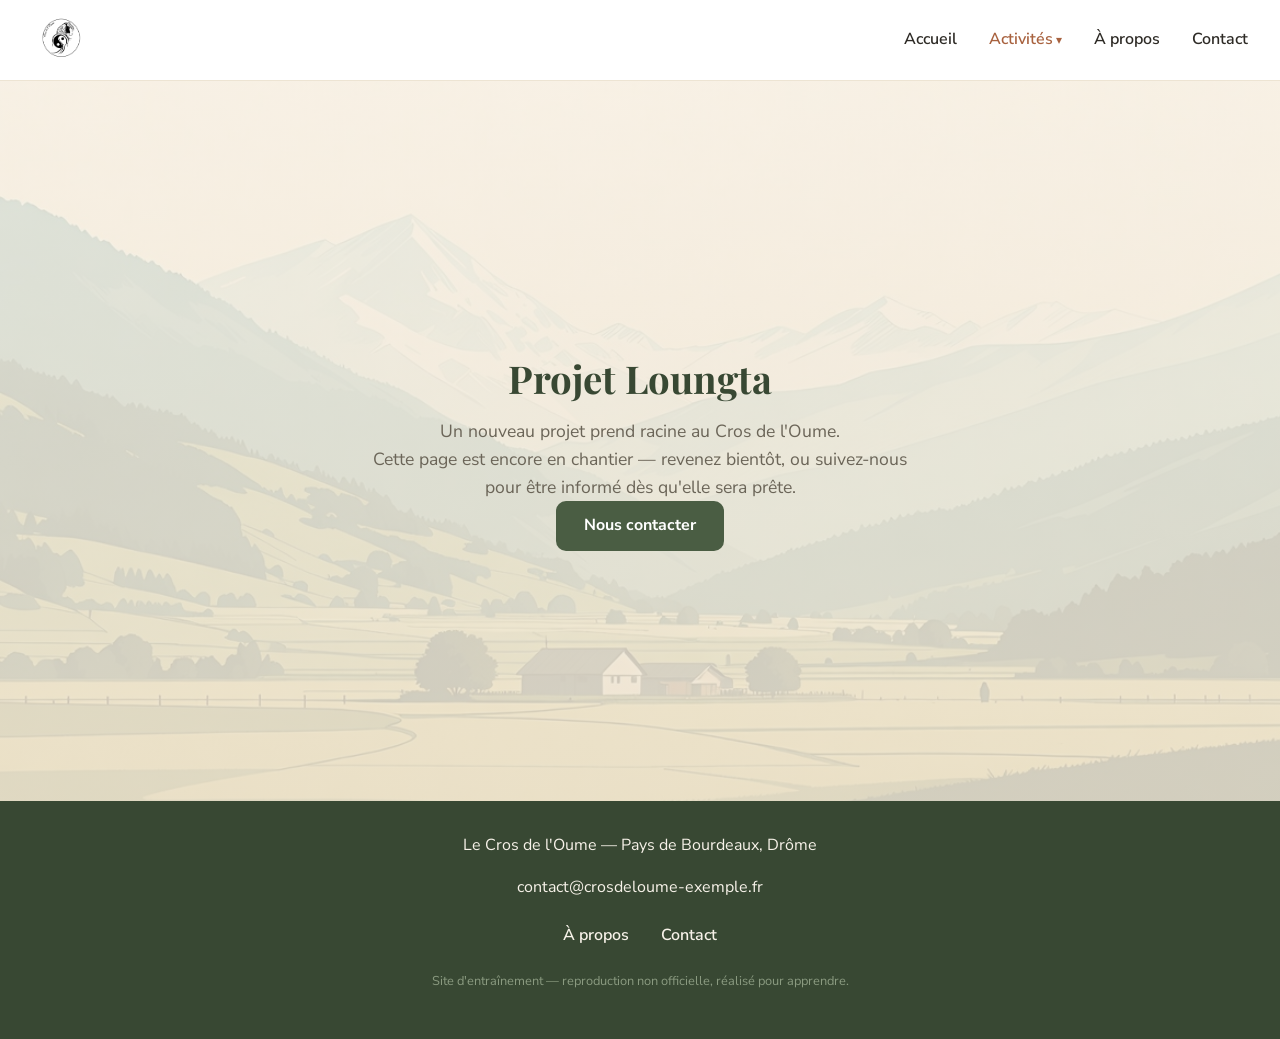
<file: pages/projet-loungta.html>
<!DOCTYPE html>
<html lang="fr">
<head>
  <meta charset="UTF-8">
  <meta name="viewport" content="width=device-width, initial-scale=1.0">
  <title>Projet Loungta — Le Cros de l'Oume</title>
  <meta name="description" content="Projet Loungta au Cros de l'Oume — page en cours de préparation.">
  <link rel="preconnect" href="https://fonts.googleapis.com">
  <link rel="preconnect" href="https://fonts.gstatic.com" crossorigin>
  <link href="https://fonts.googleapis.com/css2?family=Nunito+Sans:wght@400;600;700&family=Playfair+Display:wght@700&display=swap" rel="stylesheet">
  <link rel="stylesheet" href="../css/style.css">
</head>
<body>

  <div id="header-placeholder"></div>

  <main>

    <section class="page-hero page-hero--tall">
      <h1>Projet Loungta</h1>
      <p class="tagline">Un nouveau projet prend racine au Cros de l'Oume.</p>
      <p class="tagline">Cette page est encore en chantier — revenez bientôt, ou suivez-nous pour être informé dès qu'elle sera prête.</p>
      <a href="/pages/contact.html" class="cta">Nous contacter</a>
    </section>

  </main>

  <div id="footer-placeholder"></div>

  <script src="../js/main.js" defer></script>
</body>
</html>
</file>
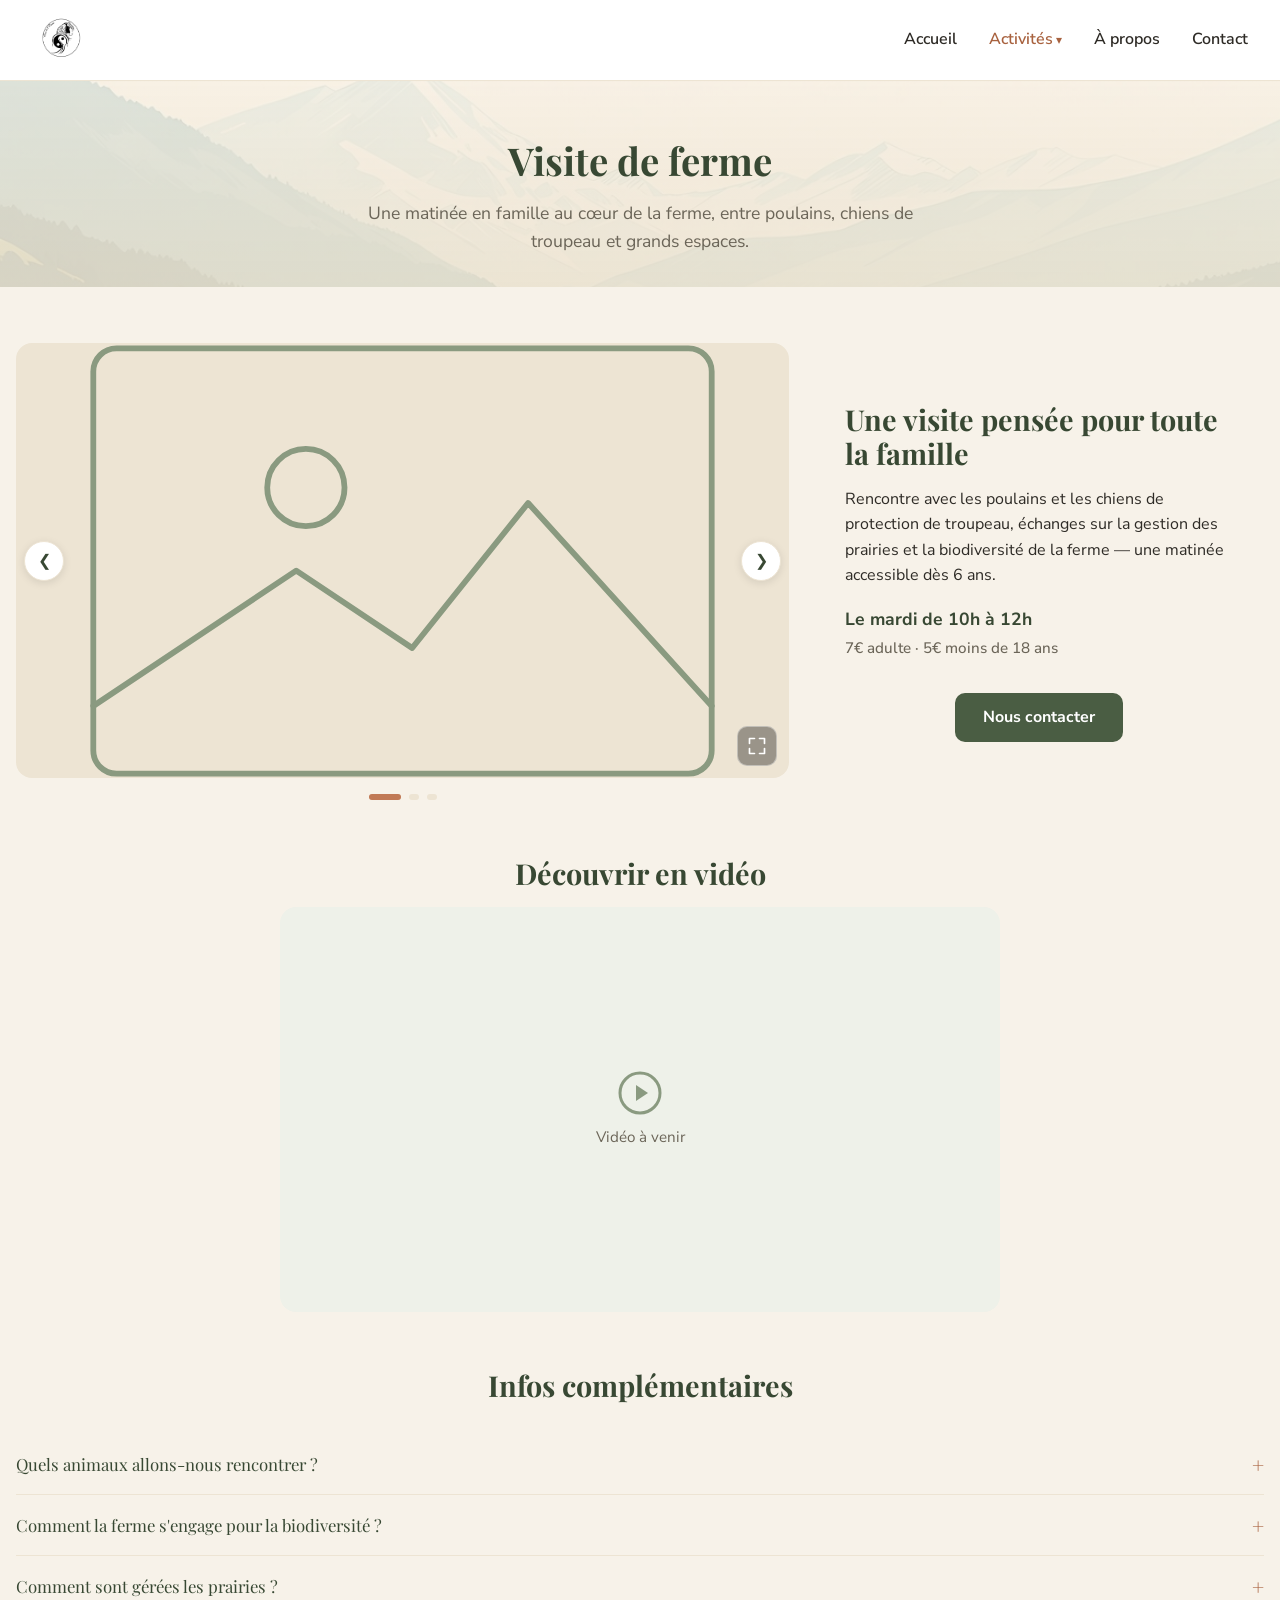
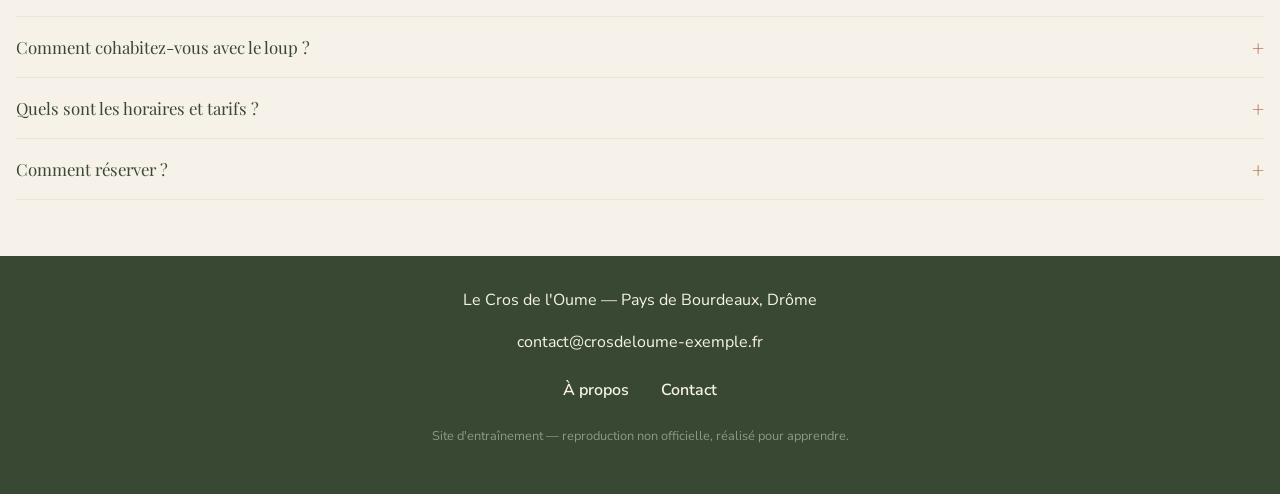
<file: pages/visite-ferme.html>
<!DOCTYPE html>
<html lang="fr">
<head>
  <meta charset="UTF-8">
  <meta name="viewport" content="width=device-width, initial-scale=1.0">
  <title>Visite de ferme — Le Cros de l'Oume</title>
  <meta name="description" content="Visite de ferme en famille au Cros de l'Oume : poulains, chiens de protection, prairies et biodiversité.">
  <link rel="preconnect" href="https://fonts.googleapis.com">
  <link rel="preconnect" href="https://fonts.gstatic.com" crossorigin>
  <link href="https://fonts.googleapis.com/css2?family=Nunito+Sans:wght@400;600;700&family=Playfair+Display:wght@700&display=swap" rel="stylesheet">
  <link rel="stylesheet" href="../css/style.css">
</head>
<body>

  <div id="header-placeholder"></div>

  <main>

    <section class="page-hero">
      <h1>Visite de ferme</h1>
      <p class="tagline">Une matinée en famille au cœur de la ferme, entre poulains, chiens de troupeau et grands espaces.</p>
    </section>

    <section class="page-content">
      <div class="carrousel">
        <div class="carrousel-viewport">
          <button class="carrousel-prev" aria-label="Image précédente">&#10094;</button>
          <ul class="carrousel-track">
            <li><img src="/assets/images/pages/visite-ferme/visite-famille.svg" alt="Visite de la ferme en famille"></li>
            <li><img src="/assets/images/pages/visite-ferme/rencontre-poulains.svg" alt="Rencontre avec les poulains"></li>
            <li><img src="/assets/images/pages/visite-ferme/chiens-protection.svg" alt="Chiens de protection de troupeau"></li>
          </ul>
          <button class="carrousel-next" aria-label="Image suivante">&#10095;</button>
          <button class="carrousel-expand" aria-label="Agrandir la photo">
            <svg viewBox="0 0 24 24" width="20" height="20" fill="none" stroke="currentColor" stroke-width="2" stroke-linecap="round" stroke-linejoin="round" aria-hidden="true">
              <path d="M9 3H3v6M15 3h6v6M15 21h6v-6M9 21H3v-6"/>
            </svg>
          </button>
        </div>
        <div class="carrousel-dots"></div>
      </div>

      <div class="page-content-text">
        <h2>Une visite pensée pour toute la famille</h2>
        <p>Rencontre avec les poulains et les chiens de protection de troupeau, échanges sur la gestion des prairies et la biodiversité de la ferme — une matinée accessible dès 6 ans.</p>
        <div class="page-content-highlight">
          <p class="page-content-schedule">Le mardi de 10h à 12h</p>
          <p class="page-content-price">7€ adulte &middot; 5€ moins de 18 ans</p>
        </div>
        <div class="hero-cta-anchor" id="hero-cta-anchor">
          <a href="/pages/contact.html" class="cta">Nous contacter</a>
        </div>
      </div>
    </section>

    <section class="page-video">
      <h2>Découvrir en vidéo</h2>
      <div class="video-placeholder">
        <svg viewBox="0 0 24 24" width="48" height="48" fill="none" stroke="currentColor" stroke-width="1.5" aria-hidden="true">
          <circle cx="12" cy="12" r="10"/>
          <path d="M10 8l6 4-6 4V8z" fill="currentColor" stroke="none"/>
        </svg>
        <p>Vidéo à venir</p>
      </div>
    </section>

    <section class="faq">
      <h2>Infos complémentaires</h2>
      <div class="accordion">

        <div class="accordion-item">
          <h3>
            <button class="accordion-trigger" aria-expanded="false" aria-controls="panel-animaux" id="trigger-animaux">
              Quels animaux allons-nous rencontrer ?
            </button>
          </h3>
          <div class="accordion-panel" id="panel-animaux" role="region" aria-labelledby="trigger-animaux">
            <div class="accordion-panel-inner">
              <p>Chevaux Irish Cob, poulains de l'année, et chiens de protection de troupeau — de véritables partenaires du quotidien de la ferme, présentés dans le cadre de leur travail réel plutôt que comme simple attraction.</p>
            </div>
          </div>
        </div>

        <div class="accordion-item">
          <h3>
            <button class="accordion-trigger" aria-expanded="false" aria-controls="panel-biodiversite" id="trigger-biodiversite">
              Comment la ferme s'engage pour la biodiversité ?
            </button>
          </h3>
          <div class="accordion-panel" id="panel-biodiversite" role="region" aria-labelledby="trigger-biodiversite">
            <div class="accordion-panel-inner">
              <p>Le Cros de l'Oume suit un plan de gestion de la biodiversité qui concilie activité agricole et préservation des écosystèmes locaux. La visite est l'occasion de découvrir les espèces présentes sur le site et les démarches mises en place pour favoriser la faune et la flore.</p>
            </div>
          </div>
        </div>

        <div class="accordion-item">
          <h3>
            <button class="accordion-trigger" aria-expanded="false" aria-controls="panel-prairies" id="trigger-prairies">
              Comment sont gérées les prairies ?
            </button>
          </h3>
          <div class="accordion-panel" id="panel-prairies" role="region" aria-labelledby="trigger-prairies">
            <div class="accordion-panel-inner">
              <p>On échange autour des pratiques favorables au bien-être animal : besoins fondamentaux des chevaux, pâturage extensif et tournant, gestion des sols face aux enjeux du changement climatique — une approche proche de la permaculture équine.</p>
            </div>
          </div>
        </div>

        <div class="accordion-item">
          <h3>
            <button class="accordion-trigger" aria-expanded="false" aria-controls="panel-loup" id="trigger-loup">
              Comment cohabitez-vous avec le loup ?
            </button>
          </h3>
          <div class="accordion-panel" id="panel-loup" role="region" aria-labelledby="trigger-loup">
            <div class="accordion-panel-inner">
              <p>Élever des chevaux en zone de présence du loup demande une organisation spécifique. On parle de la protection des équidés et du rôle essentiel des chiens de protection de troupeau dans la défense du cheptel, au quotidien.</p>
            </div>
          </div>
        </div>

        <div class="accordion-item">
          <h3>
            <button class="accordion-trigger" aria-expanded="false" aria-controls="panel-horaires" id="trigger-horaires">
              Quels sont les horaires et tarifs ?
            </button>
          </h3>
          <div class="accordion-panel" id="panel-horaires" role="region" aria-labelledby="trigger-horaires">
            <div class="accordion-panel-inner">
              <p>Visite le mardi de 10h à 12h. En période estivale, dates variables — nous contacter pour connaître les disponibilités. Tarifs : 7€ par adulte, 5€ pour les moins de 18 ans.</p>
            </div>
          </div>
        </div>

        <div class="accordion-item">
          <h3>
            <button class="accordion-trigger" aria-expanded="false" aria-controls="panel-reservation" id="trigger-reservation">
              Comment réserver ?
            </button>
          </h3>
          <div class="accordion-panel" id="panel-reservation" role="region" aria-labelledby="trigger-reservation">
            <div class="accordion-panel-inner">
              <p>Par téléphone ou par email (à partir de 5 personnes minimum) — coordonnées sur la <a href="/pages/contact.html">page contact</a>. Pour une visite à une date différente de celle proposée, contactez-nous directement, on s'arrange dans la mesure du possible.</p>
            </div>
          </div>
        </div>

      </div>
    </section>

  </main>

  <div class="sticky-cta" id="sticky-cta">
    <p class="sticky-cta-text">Envie de visiter la ferme ?</p>
    <a href="/pages/contact.html" class="cta">Nous contacter</a>
  </div>

  <div id="footer-placeholder"></div>

  <script src="../js/main.js" defer></script>
  <script src="../js/carrousel.js" defer></script>
  <script src="../js/accordion.js" defer></script>
  <script src="../js/sticky-cta.js" defer></script>
</body>
</html>
</file>
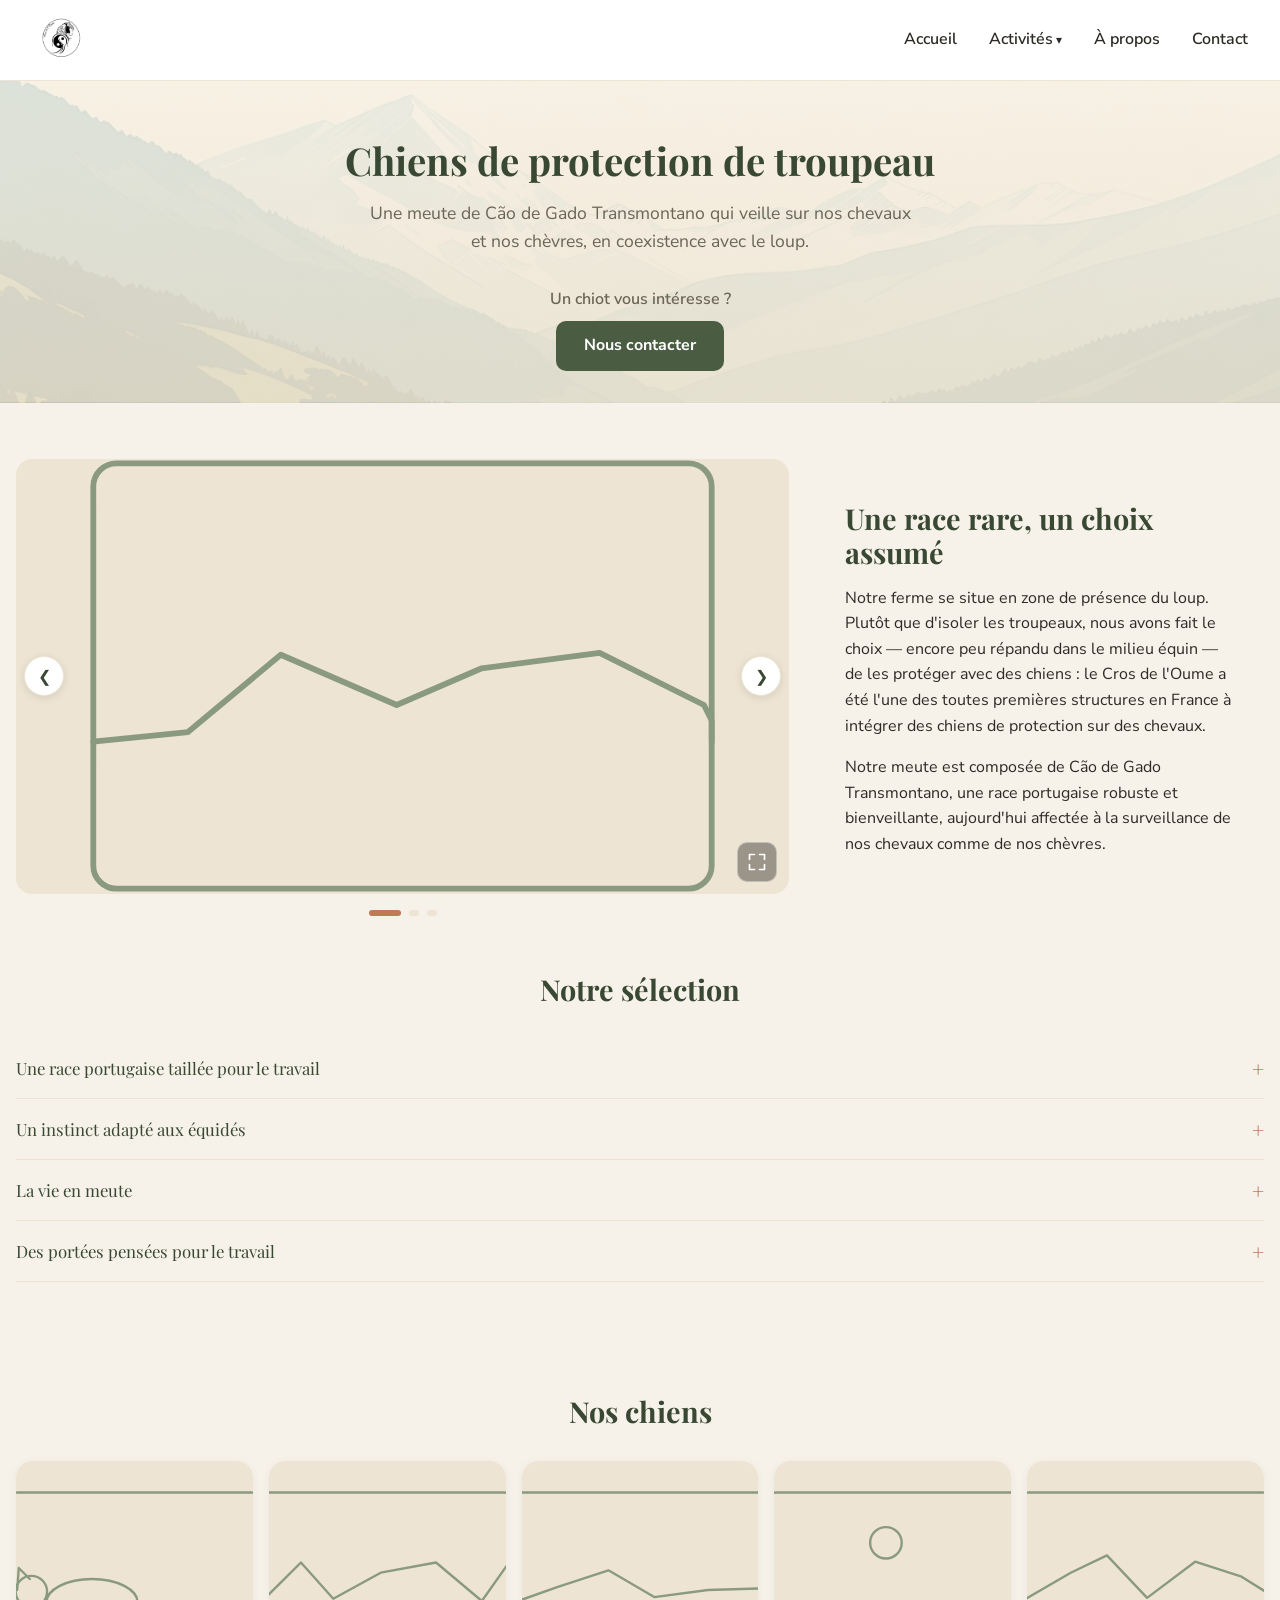
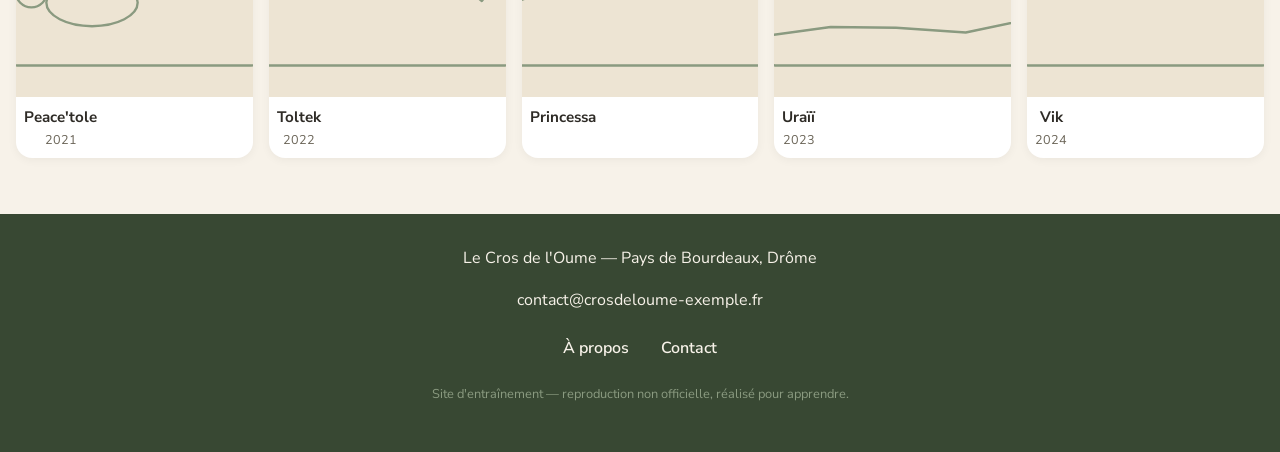
<file: pages/elevage/chiens-protection.html>
<!DOCTYPE html>
<html lang="fr">
<head>
  <meta charset="UTF-8">
  <meta name="viewport" content="width=device-width, initial-scale=1.0">
  <title>Élevage de chiens de protection — Le Cros de l'Oume</title>
  <meta name="description" content="L'élevage de chiens de protection de troupeau du Cros de l'Oume : une meute de Cão de Gado Transmontano au service des chevaux et des chèvres, face au loup.">
  <link rel="preconnect" href="https://fonts.googleapis.com">
  <link rel="preconnect" href="https://fonts.gstatic.com" crossorigin>
  <link href="https://fonts.googleapis.com/css2?family=Nunito+Sans:wght@400;600;700&family=Playfair+Display:wght@700&display=swap" rel="stylesheet">
  <link rel="stylesheet" href="../../css/style.css">
</head>
<body>

  <div id="header-placeholder"></div>

  <main>

    <section class="page-hero">
      <h1>Chiens de protection de troupeau</h1>
      <p class="tagline">Une meute de Cão de Gado Transmontano qui veille sur nos chevaux et nos chèvres, en coexistence avec le loup.</p>
      <div class="hero-cta-anchor" id="hero-cta-anchor">
        <p class="hero-cta-text">Un chiot vous intéresse ?</p>
        <a href="/pages/contact.html" class="cta">Nous contacter</a>
      </div>
    </section>

    <section class="page-content">
      <div class="carrousel">
        <div class="carrousel-viewport">
          <button class="carrousel-prev" aria-label="Image précédente">&#10094;</button>
          <ul class="carrousel-track">
            <li><img src="/assets/images/pages/elevage/chiens-protection/meute-troupeau.svg" alt="La meute de protection au milieu du troupeau"></li>
            <li><img src="/assets/images/pages/elevage/chiens-protection/chien-vigilance.svg" alt="Chien de protection en vigilance"></li>
            <li><img src="/assets/images/pages/elevage/chiens-protection/chien-chevres.svg" alt="Chien de protection auprès des chèvres"></li>
          </ul>
          <button class="carrousel-next" aria-label="Image suivante">&#10095;</button>
          <button class="carrousel-expand" aria-label="Agrandir la photo">
            <svg viewBox="0 0 24 24" width="20" height="20" fill="none" stroke="currentColor" stroke-width="2" stroke-linecap="round" stroke-linejoin="round" aria-hidden="true">
              <path d="M9 3H3v6M15 3h6v6M15 21h6v-6M9 21H3v-6"/>
            </svg>
          </button>
        </div>
        <div class="carrousel-dots"></div>
      </div>

      <div class="page-content-text">
        <h2>Une race rare, un choix assumé</h2>
        <p>Notre ferme se situe en zone de présence du loup. Plutôt que d'isoler les troupeaux, nous avons fait le choix — encore peu répandu dans le milieu équin — de les protéger avec des chiens : le Cros de l'Oume a été l'une des toutes premières structures en France à intégrer des chiens de protection sur des chevaux.</p>
        <p>Notre meute est composée de Cão de Gado Transmontano, une race portugaise robuste et bienveillante, aujourd'hui affectée à la surveillance de nos chevaux comme de nos chèvres.</p>
      </div>
    </section>

    <section class="faq">
      <h2>Notre sélection</h2>
      <div class="accordion">

        <div class="accordion-item">
          <h3>
            <button class="accordion-trigger" aria-expanded="false" aria-controls="panel-race" id="trigger-race">
              Une race portugaise taillée pour le travail
            </button>
          </h3>
          <div class="accordion-panel" id="panel-race" role="region" aria-labelledby="trigger-race">
            <div class="accordion-panel-inner">
              <p>Le Cão de Gado Transmontano est un chien de berger portugais, robuste et endurant, historiquement utilisé pour la protection des troupeaux face aux prédateurs. Son gabarit imposant et son tempérament calme en font un allié de confiance au quotidien.</p>
            </div>
          </div>
        </div>

        <div class="accordion-item">
          <h3>
            <button class="accordion-trigger" aria-expanded="false" aria-controls="panel-equin" id="trigger-equin">
              Un instinct adapté aux équidés
            </button>
          </h3>
          <div class="accordion-panel" id="panel-equin" role="region" aria-labelledby="trigger-equin">
            <div class="accordion-panel-inner">
              <p>Protéger des chevaux n'est pas le même travail que protéger des moutons ou des chèvres. Notre ligne de sélection privilégie les sujets qui montrent naturellement la bonne distance et la bonne lecture du comportement des chevaux — une finesse qui ne s'improvise pas.</p>
            </div>
          </div>
        </div>

        <div class="accordion-item">
          <h3>
            <button class="accordion-trigger" aria-expanded="false" aria-controls="panel-meute" id="trigger-meute">
              La vie en meute
            </button>
          </h3>
          <div class="accordion-panel" id="panel-meute" role="region" aria-labelledby="trigger-meute">
            <div class="accordion-panel-inner">
              <p>Nos chiens vivent en groupe, jamais isolés, au plus près des animaux qu'ils protègent. Cette vie en meute fait partie intégrante de leur équilibre et de leur efficacité au travail.</p>
            </div>
          </div>
        </div>

        <div class="accordion-item">
          <h3>
            <button class="accordion-trigger" aria-expanded="false" aria-controls="panel-portees" id="trigger-portees">
              Des portées pensées pour le travail
            </button>
          </h3>
          <div class="accordion-panel" id="panel-portees" role="region" aria-labelledby="trigger-portees">
            <div class="accordion-panel-inner">
              <p>Nos naissances restent rares et réfléchies : chaque portée vise à consolider une lignée réellement adaptée à la protection des chevaux, plutôt qu'à multiplier les chiots.</p>
            </div>
          </div>
        </div>

      </div>
    </section>

    <section class="team-grid" aria-label="Nos chiens">
      <h2>Nos chiens</h2>
      <div class="team-cards">

        <button type="button" class="team-card" data-modal-open="modal-peacetole">
          <img src="/assets/images/pages/elevage/chiens-protection/chien-peacetole.svg" alt="Peace'tole Do Zeive">
          <span class="team-card-name">Peace'tole<small>2021</small></span>
        </button>

        <button type="button" class="team-card" data-modal-open="modal-toltek">
          <img src="/assets/images/pages/elevage/chiens-protection/chien-toltek.svg" alt="Toltek de Horse Color">
          <span class="team-card-name">Toltek<small>2022</small></span>
        </button>

        <button type="button" class="team-card" data-modal-open="modal-princessa">
          <img src="/assets/images/pages/elevage/chiens-protection/chien-princessa.svg" alt="Princessa do Nogueira da Montanha">
          <span class="team-card-name">Princessa</span>
        </button>

        <button type="button" class="team-card" data-modal-open="modal-uraii">
          <img src="/assets/images/pages/elevage/chiens-protection/chien-uraii.svg" alt="Uraïï de l'Oume">
          <span class="team-card-name">Uraïï<small>2023</small></span>
        </button>

        <button type="button" class="team-card" data-modal-open="modal-vik">
          <img src="/assets/images/pages/elevage/chiens-protection/chien-vik.svg" alt="Vik">
          <span class="team-card-name">Vik<small>2024</small></span>
        </button>

      </div>
    </section>

  </main>

  <div class="modal" id="modal-peacetole" hidden>
    <div class="modal-panel" role="dialog" aria-modal="true" aria-labelledby="modal-peacetole-title">
      <button type="button" class="modal-close" data-modal-close aria-label="Fermer">&times;</button>
      <img src="/assets/images/pages/elevage/chiens-protection/chien-peacetole.svg" alt="Peace'tole Do Zeive">
      <h3 id="modal-peacetole-title">Peace'tole Do Zeive (2021)</h3>
      <p>Arrivée en 2021, Peace'tole a été l'une des toutes premières chiennes mises en place sur nos chevaux. C'est aujourd'hui notre meilleure chienne au travail auprès des équidés.</p>
    </div>
  </div>

  <div class="modal" id="modal-toltek" hidden>
    <div class="modal-panel" role="dialog" aria-modal="true" aria-labelledby="modal-toltek-title">
      <button type="button" class="modal-close" data-modal-close aria-label="Fermer">&times;</button>
      <img src="/assets/images/pages/elevage/chiens-protection/chien-toltek.svg" alt="Toltek de Horse Color">
      <h3 id="modal-toltek-title">Toltek de Horse Color (2022)</h3>
      <p>Le mâle de la meute, très attaché à ses chèvres. Un instinct de travail hors norme et une grande finesse de compréhension — c'est en grande partie lui qui a donné envie de se lancer dans l'élevage de chiens de protection.</p>
    </div>
  </div>

  <div class="modal" id="modal-princessa" hidden>
    <div class="modal-panel" role="dialog" aria-modal="true" aria-labelledby="modal-princessa-title">
      <button type="button" class="modal-close" data-modal-close aria-label="Fermer">&times;</button>
      <img src="/assets/images/pages/elevage/chiens-protection/chien-princessa.svg" alt="Princessa do Nogueira da Montanha">
      <h3 id="modal-princessa-title">Princessa do Nogueira da Montanha</h3>
      <p>Venue du Portugal, d'un élevage reconnu pour ses lignées de travail primées en concours. Douce et fidèle au modèle traditionnel de la race, elle veille aussi bien sur les chèvres que sur les chevaux.</p>
    </div>
  </div>

  <div class="modal" id="modal-uraii" hidden>
    <div class="modal-panel" role="dialog" aria-modal="true" aria-labelledby="modal-uraii-title">
      <button type="button" class="modal-close" data-modal-close aria-label="Fermer">&times;</button>
      <img src="/assets/images/pages/elevage/chiens-protection/chien-uraii.svg" alt="Uraïï de l'Oume">
      <h3 id="modal-uraii-title">Uraïï de l'Oume (2023)</h3>
      <p>Première chienne née à l'élevage, issue de la toute première portée en France pensée entièrement pour la protection des chevaux. Son nom rend hommage à sa mère, Sakura, qui nous a quittés en 2024.</p>
    </div>
  </div>

  <div class="modal" id="modal-vik" hidden>
    <div class="modal-panel" role="dialog" aria-modal="true" aria-labelledby="modal-vik-title">
      <button type="button" class="modal-close" data-modal-close aria-label="Fermer">&times;</button>
      <img src="/assets/images/pages/elevage/chiens-protection/chien-vik.svg" alt="Vik">
      <h3 id="modal-vik-title">Vik (2024)</h3>
      <p>La petite dernière de la meute. Un tempérament téméraire, et déjà parfaitement à l'aise auprès des chevaux.</p>
    </div>
  </div>

  <div class="sticky-cta" id="sticky-cta">
    <p class="sticky-cta-text">Un chiot vous intéresse ?</p>
    <a href="/pages/contact.html" class="cta">Nous contacter</a>
  </div>

  <div id="footer-placeholder"></div>

  <script src="../../js/main.js" defer></script>
  <script src="../../js/carrousel.js" defer></script>
  <script src="../../js/accordion.js" defer></script>
  <script src="../../js/sticky-cta.js" defer></script>
  <script src="../../js/team-modal.js" defer></script>
</body>
</html>
</file>
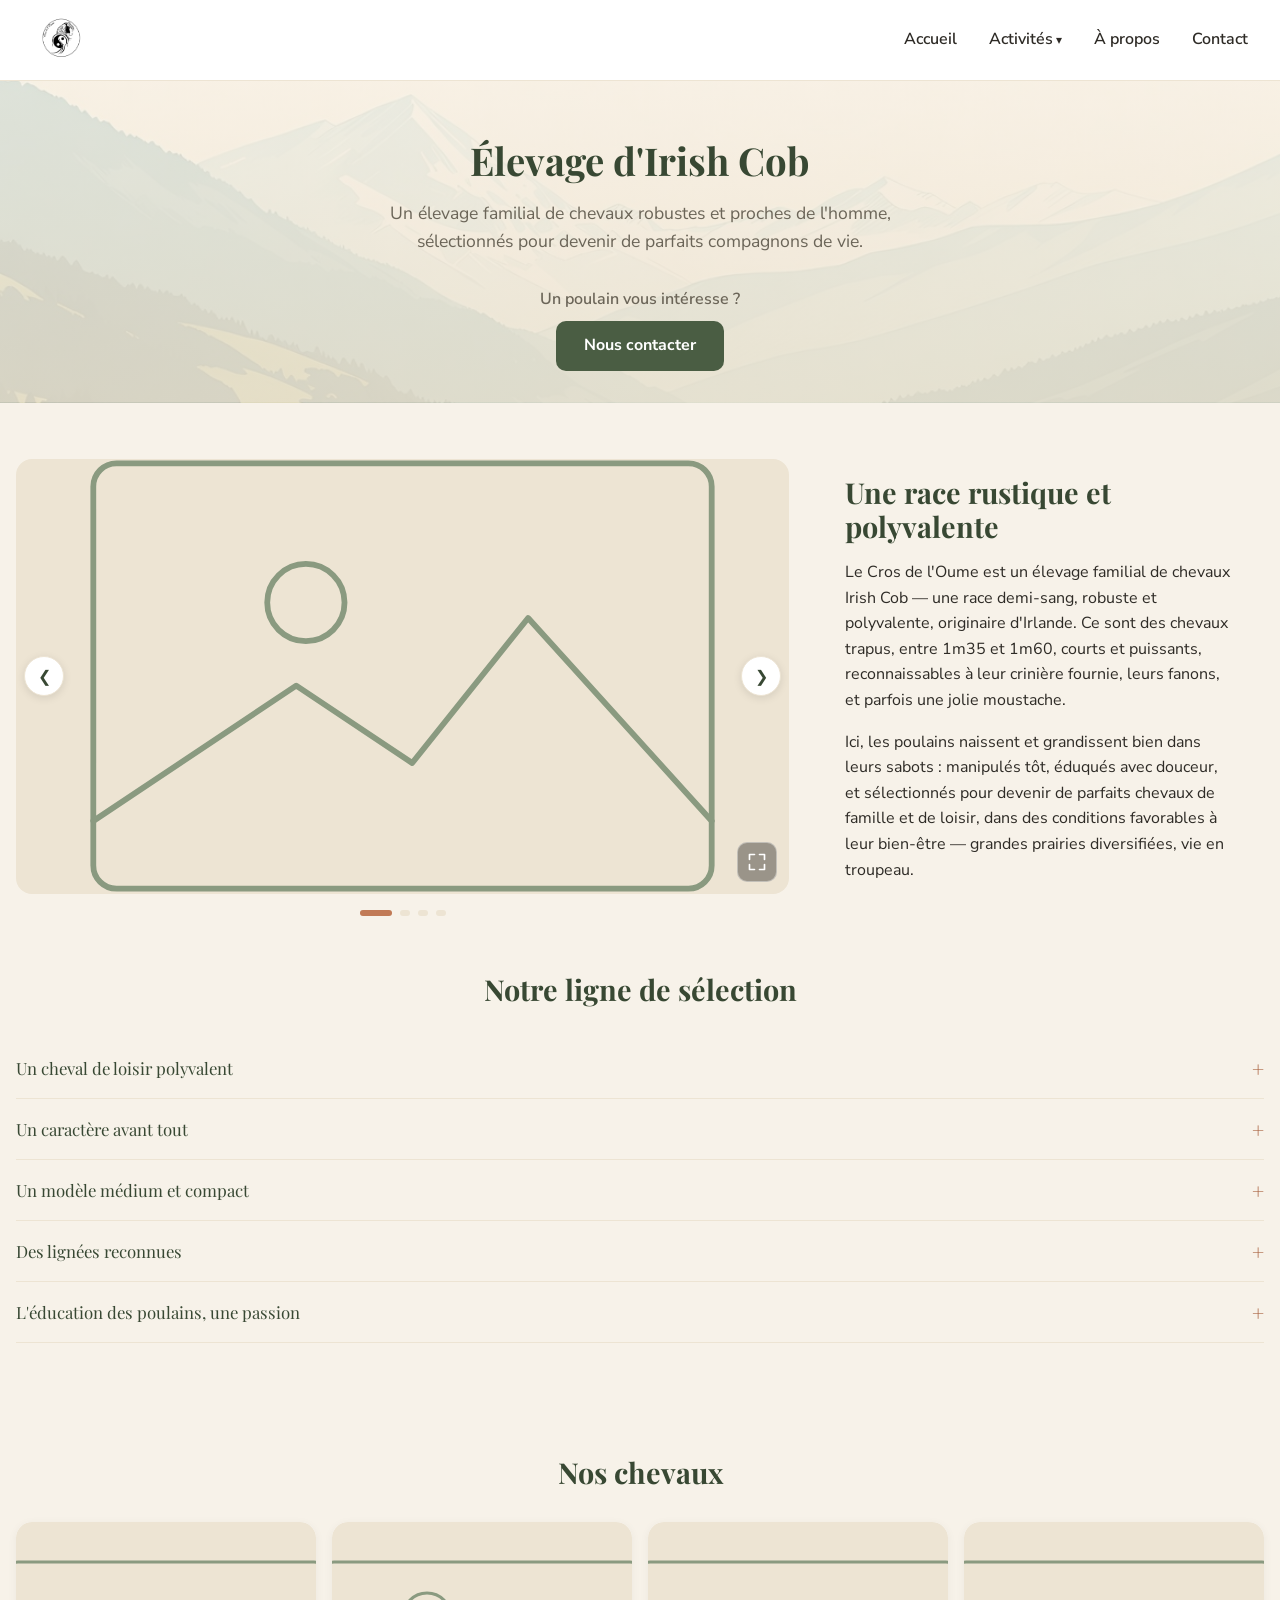
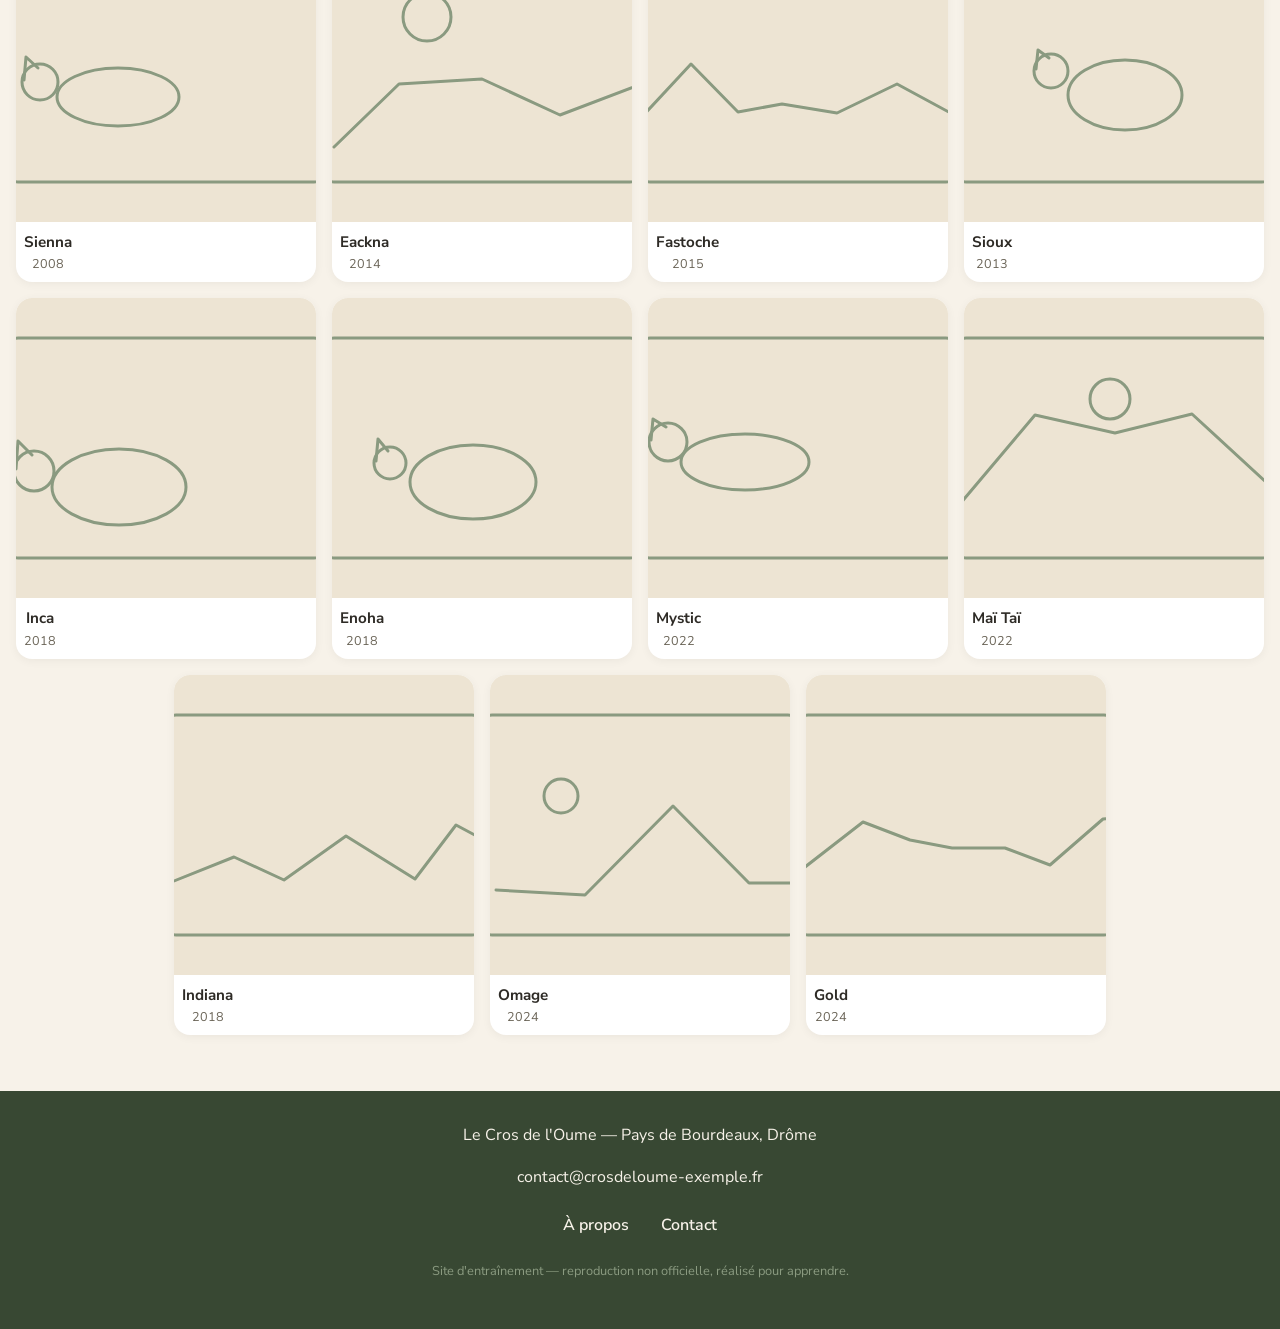
<file: pages/elevage/irish-cob.html>
<!DOCTYPE html>
<html lang="fr">
<head>
  <meta charset="UTF-8">
  <meta name="viewport" content="width=device-width, initial-scale=1.0">
  <title>Élevage d'Irish Cob — Le Cros de l'Oume</title>
  <meta name="description" content="L'élevage de chevaux Irish Cob du Cros de l'Oume : une race rustique et polyvalente, une ligne de sélection axée sur le caractère, et nos juments.">
  <link rel="preconnect" href="https://fonts.googleapis.com">
  <link rel="preconnect" href="https://fonts.gstatic.com" crossorigin>
  <link href="https://fonts.googleapis.com/css2?family=Nunito+Sans:wght@400;600;700&family=Playfair+Display:wght@700&display=swap" rel="stylesheet">
  <link rel="stylesheet" href="../../css/style.css">
</head>
<body>

  <div id="header-placeholder"></div>

  <main>

    <section class="page-hero">
      <h1>Élevage d'Irish Cob</h1>
      <p class="tagline">Un élevage familial de chevaux robustes et proches de l'homme, sélectionnés pour devenir de parfaits compagnons de vie.</p>
      <div class="hero-cta-anchor" id="hero-cta-anchor">
        <p class="hero-cta-text">Un poulain vous intéresse ?</p>
        <a href="/pages/contact.html" class="cta">Nous contacter</a>
      </div>
    </section>

    <section class="page-content">
      <div class="carrousel">
        <div class="carrousel-viewport">
          <button class="carrousel-prev" aria-label="Image précédente">&#10094;</button>
          <ul class="carrousel-track">
            <li><img src="/assets/images/pages/elevage/irish-cob/cheval-prairie.svg" alt="Cheval Irish Cob dans les prairies du Cros de l'Oume"></li>
            <li><img src="/assets/images/pages/elevage/irish-cob/jument-pre.svg" alt="Jument Irish Cob au pré"></li>
            <li><img src="/assets/images/pages/elevage/irish-cob/portrait-jument.svg" alt="Portrait d'une jument Irish Cob"></li>
            <li><img src="/assets/images/pages/elevage/irish-cob/troupeau-juments.svg" alt="Troupeau de juments Irish Cob"></li>
          </ul>
          <button class="carrousel-next" aria-label="Image suivante">&#10095;</button>
          <button class="carrousel-expand" aria-label="Agrandir la photo">
            <svg viewBox="0 0 24 24" width="20" height="20" fill="none" stroke="currentColor" stroke-width="2" stroke-linecap="round" stroke-linejoin="round" aria-hidden="true">
              <path d="M9 3H3v6M15 3h6v6M15 21h6v-6M9 21H3v-6"/>
            </svg>
          </button>
        </div>
        <div class="carrousel-dots"></div>
      </div>

      <div class="page-content-text">
        <h2>Une race rustique et polyvalente</h2>
        <p>Le Cros de l'Oume est un élevage familial de chevaux Irish Cob — une race demi-sang, robuste et polyvalente, originaire d'Irlande. Ce sont des chevaux trapus, entre 1m35 et 1m60, courts et puissants, reconnaissables à leur crinière fournie, leurs fanons, et parfois une jolie moustache.</p>
        <p>Ici, les poulains naissent et grandissent bien dans leurs sabots : manipulés tôt, éduqués avec douceur, et sélectionnés pour devenir de parfaits chevaux de famille et de loisir, dans des conditions favorables à leur bien-être — grandes prairies diversifiées, vie en troupeau.</p>
      </div>
    </section>

    <section class="faq">
      <h2>Notre ligne de sélection</h2>
      <div class="accordion">

        <div class="accordion-item">
          <h3>
            <button class="accordion-trigger" aria-expanded="false" aria-controls="panel-loisir" id="trigger-loisir">
              Un cheval de loisir polyvalent
            </button>
          </h3>
          <div class="accordion-panel" id="panel-loisir" role="region" aria-labelledby="trigger-loisir">
            <div class="accordion-panel-inner">
              <p>Nos chevaux sont destinés à devenir des compagnons de vie, proches de l'homme, capables de randonnée, médiation équine, travail à pied et en liberté, voire attelage. Certaines lignées se prêtent aussi à une équitation plus classique.</p>
            </div>
          </div>
        </div>

        <div class="accordion-item">
          <h3>
            <button class="accordion-trigger" aria-expanded="false" aria-controls="panel-caractere" id="trigger-caractere">
              Un caractère avant tout
            </button>
          </h3>
          <div class="accordion-panel" id="panel-caractere" role="region" aria-labelledby="trigger-caractere">
            <div class="accordion-panel-inner">
              <p>La priorité de sélection va aux chevaux gentils, proches de l'homme, au mental calme mais avec du pep's — des qualités idéales pour la médiation équine et la vie de famille.</p>
            </div>
          </div>
        </div>

        <div class="accordion-item">
          <h3>
            <button class="accordion-trigger" aria-expanded="false" aria-controls="panel-modele" id="trigger-modele">
              Un modèle médium et compact
            </button>
          </h3>
          <div class="accordion-panel" id="panel-modele" role="region" aria-labelledby="trigger-modele">
            <div class="accordion-panel-inner">
              <p>Taille moyenne (environ 1m45, les juments de 1m38 à 1m55), modèles courts et compacts, bien fournis en crins — capables de se déplacer aisément en terrain de montagne.</p>
            </div>
          </div>
        </div>

        <div class="accordion-item">
          <h3>
            <button class="accordion-trigger" aria-expanded="false" aria-controls="panel-lignees" id="trigger-lignees">
              Des lignées reconnues
            </button>
          </h3>
          <div class="accordion-panel" id="panel-lignees" role="region" aria-labelledby="trigger-lignees">
            <div class="accordion-panel-inner">
              <p>Certains reproducteurs sont issus de lignées agréées élite, recommandées par le stud-book pour le programme de reproduction.</p>
            </div>
          </div>
        </div>

        <div class="accordion-item">
          <h3>
            <button class="accordion-trigger" aria-expanded="false" aria-controls="panel-education" id="trigger-education">
              L'éducation des poulains, une passion
            </button>
          </h3>
          <div class="accordion-panel" id="panel-education" role="region" aria-labelledby="trigger-education">
            <div class="accordion-panel-inner">
              <p>Manipulation et éducation douce dès la naissance, dans le respect du rythme de chaque poulain — pour construire un lien de confiance avant son départ vers sa nouvelle famille. Un accompagnement à distance se poursuit jusqu'à ses 3 ans.</p>
            </div>
          </div>
        </div>

      </div>
    </section>

    <section class="team-grid" aria-label="Nos chevaux">
      <h2>Nos chevaux</h2>
      <div class="team-cards team-cards--cols-4">

        <button type="button" class="team-card" data-modal-open="modal-sienna">
          <img src="/assets/images/pages/elevage/irish-cob/cheval-sienna.svg" alt="Sienna Van den Berglandoe">
          <span class="team-card-name">Sienna<small>2008</small></span>
        </button>

        <button type="button" class="team-card" data-modal-open="modal-eackna">
          <img src="/assets/images/pages/elevage/irish-cob/cheval-eackna.svg" alt="Eackna de l'Oume">
          <span class="team-card-name">Eackna<small>2014</small></span>
        </button>

        <button type="button" class="team-card" data-modal-open="modal-fastoche">
          <img src="/assets/images/pages/elevage/irish-cob/cheval-fastoche.svg" alt="Fastoche">
          <span class="team-card-name">Fastoche<small>2015</small></span>
        </button>

        <button type="button" class="team-card" data-modal-open="modal-sioux">
          <img src="/assets/images/pages/elevage/irish-cob/cheval-sioux.svg" alt="Sue Ellen dite Sioux">
          <span class="team-card-name">Sioux<small>2013</small></span>
        </button>

        <button type="button" class="team-card" data-modal-open="modal-inca">
          <img src="/assets/images/pages/elevage/irish-cob/cheval-inca.svg" alt="Inca du Rêve Nomade">
          <span class="team-card-name">Inca<small>2018</small></span>
        </button>

        <button type="button" class="team-card" data-modal-open="modal-enoha">
          <img src="/assets/images/pages/elevage/irish-cob/cheval-enoha.svg" alt="Enoha Tan">
          <span class="team-card-name">Enoha<small>2018</small></span>
        </button>

        <button type="button" class="team-card" data-modal-open="modal-mystic">
          <img src="/assets/images/pages/elevage/irish-cob/cheval-mystic.svg" alt="Mystic Dream de l'Oume">
          <span class="team-card-name">Mystic<small>2022</small></span>
        </button>

        <button type="button" class="team-card" data-modal-open="modal-mai-tai">
          <img src="/assets/images/pages/elevage/irish-cob/cheval-mai-tai.svg" alt="Maï Taï de l'Oume">
          <span class="team-card-name">Maï Taï<small>2022</small></span>
        </button>

        <button type="button" class="team-card" data-modal-open="modal-indiana">
          <img src="/assets/images/pages/elevage/irish-cob/cheval-indiana.svg" alt="Indiana du Val d'Anguienne">
          <span class="team-card-name">Indiana<small>2018</small></span>
        </button>

        <button type="button" class="team-card" data-modal-open="modal-omage">
          <img src="/assets/images/pages/elevage/irish-cob/cheval-omage.svg" alt="Omage de l'Oume">
          <span class="team-card-name">Omage<small>2024</small></span>
        </button>

        <button type="button" class="team-card" data-modal-open="modal-gold">
          <img src="/assets/images/pages/elevage/irish-cob/cheval-gold.svg" alt="Oh My Gold du Prieuré">
          <span class="team-card-name">Gold<small>2024</small></span>
        </button>

      </div>
    </section>

  </main>

  <div class="modal" id="modal-sienna" hidden>
    <div class="modal-panel" role="dialog" aria-modal="true" aria-labelledby="modal-sienna-title">
      <button type="button" class="modal-close" data-modal-close aria-label="Fermer">&times;</button>
      <img src="/assets/images/pages/elevage/irish-cob/cheval-sienna.svg" alt="Sienna Van den Berglandoe">
      <h3 id="modal-sienna-title">Sienna Van den Berglandoe (2008)</h3>
      <p>Notre toute première jument, arrivée à la création de l'élevage. Fille du célèbre étalon Zippo, c'est une dominante douce qui veille sur tout le troupeau — poulains comme humains.</p>
    </div>
  </div>

  <div class="modal" id="modal-eackna" hidden>
    <div class="modal-panel" role="dialog" aria-modal="true" aria-labelledby="modal-eackna-title">
      <button type="button" class="modal-close" data-modal-close aria-label="Fermer">&times;</button>
      <img src="/assets/images/pages/elevage/irish-cob/cheval-eackna.svg" alt="Eackna de l'Oume">
      <h3 id="modal-eackna-title">Eackna de l'Oume (2014)</h3>
      <p>La toute première pouliche née au Cros de l'Oume. Croisée Irish Cob et Frison — on parle de "Gypsian" — et fille de Sienna, elle a un tempérament à la fois vif et tout en douceur.</p>
    </div>
  </div>

  <div class="modal" id="modal-fastoche" hidden>
    <div class="modal-panel" role="dialog" aria-modal="true" aria-labelledby="modal-fastoche-title">
      <button type="button" class="modal-close" data-modal-close aria-label="Fermer">&times;</button>
      <img src="/assets/images/pages/elevage/irish-cob/cheval-fastoche.svg" alt="Fastoche">
      <h3 id="modal-fastoche-title">Fastoche (2015)</h3>
      <p>Arrivée en 2016, c'est une jument câline et généreuse, aux allures particulièrement élégantes. Elle est à l'aise aussi bien montée qu'en séance de médiation.</p>
    </div>
  </div>

  <div class="modal" id="modal-sioux" hidden>
    <div class="modal-panel" role="dialog" aria-modal="true" aria-labelledby="modal-sioux-title">
      <button type="button" class="modal-close" data-modal-close aria-label="Fermer">&times;</button>
      <img src="/assets/images/pages/elevage/irish-cob/cheval-sioux.svg" alt="Sue Ellen dite Sioux">
      <h3 id="modal-sioux-title">Sue Ellen, dite Sioux (2013)</h3>
      <p>Jument pie baie arrivée en 2019, puissante mais d'une grande douceur. Dominante bienveillante envers son troupeau, c'est notre référence pour les randonnées comme pour la médiation.</p>
    </div>
  </div>

  <div class="modal" id="modal-inca" hidden>
    <div class="modal-panel" role="dialog" aria-modal="true" aria-labelledby="modal-inca-title">
      <button type="button" class="modal-close" data-modal-close aria-label="Fermer">&times;</button>
      <img src="/assets/images/pages/elevage/irish-cob/cheval-inca.svg" alt="Inca du Rêve Nomade">
      <h3 id="modal-inca-title">Inca du Rêve Nomade (2018)</h3>
      <p>Étalon — aujourd'hui hongre — au tempérament très posé et attachant. Il accompagne aussi bien les balades que les séances de médiation équine.</p>
    </div>
  </div>

  <div class="modal" id="modal-enoha" hidden>
    <div class="modal-panel" role="dialog" aria-modal="true" aria-labelledby="modal-enoha-title">
      <button type="button" class="modal-close" data-modal-close aria-label="Fermer">&times;</button>
      <img src="/assets/images/pages/elevage/irish-cob/cheval-enoha.svg" alt="Enoha Tan">
      <h3 id="modal-enoha-title">Enoha Tan (2018)</h3>
      <p>Petite jument arrivée en 2021, d'une grande douceur. Elle est particulièrement investie en médiation auprès des femmes, et parfaite pour accompagner les enfants en balade.</p>
    </div>
  </div>

  <div class="modal" id="modal-mystic" hidden>
    <div class="modal-panel" role="dialog" aria-modal="true" aria-labelledby="modal-mystic-title">
      <button type="button" class="modal-close" data-modal-close aria-label="Fermer">&times;</button>
      <img src="/assets/images/pages/elevage/irish-cob/cheval-mystic.svg" alt="Mystic Dream de l'Oume">
      <h3 id="modal-mystic-title">Mystic Dream de l'Oume (2022)</h3>
      <p>Fille d'Inca et de Sioux, cette pouliche grandit tranquillement au Cros de l'Oume. Déjà très ancrée, elle montre un vrai don pour la médiation équine.</p>
    </div>
  </div>

  <div class="modal" id="modal-mai-tai" hidden>
    <div class="modal-panel" role="dialog" aria-modal="true" aria-labelledby="modal-mai-tai-title">
      <button type="button" class="modal-close" data-modal-close aria-label="Fermer">&times;</button>
      <img src="/assets/images/pages/elevage/irish-cob/cheval-mai-tai.svg" alt="Maï Taï de l'Oume">
      <h3 id="modal-mai-tai-title">Maï Taï de l'Oume (2022)</h3>
      <p>Fille de Sienna et d'Inca, c'est une jument d'une tendresse remarquable — elle a impressionné très jeune par ses qualités en médiation.</p>
    </div>
  </div>

  <div class="modal" id="modal-indiana" hidden>
    <div class="modal-panel" role="dialog" aria-modal="true" aria-labelledby="modal-indiana-title">
      <button type="button" class="modal-close" data-modal-close aria-label="Fermer">&times;</button>
      <img src="/assets/images/pages/elevage/irish-cob/cheval-indiana.svg" alt="Indiana du Val d'Anguienne">
      <h3 id="modal-indiana-title">Indiana du Val d'Anguienne (2018)</h3>
      <p>Grande jument à la robe smoky black, arrivée en 2023. Très sensible et proche de l'homme, elle intervient en médiation et accompagnera bientôt les balades.</p>
    </div>
  </div>

  <div class="modal" id="modal-omage" hidden>
    <div class="modal-panel" role="dialog" aria-modal="true" aria-labelledby="modal-omage-title">
      <button type="button" class="modal-close" data-modal-close aria-label="Fermer">&times;</button>
      <img src="/assets/images/pages/elevage/irish-cob/cheval-omage.svg" alt="Omage de l'Oume">
      <h3 id="modal-omage-title">Omage de l'Oume (2024)</h3>
      <p>Pouliche pie palomino née à la ferme, fille de Sienna. Un joli caractère de princesse, qui grandit tranquillement au Cros de l'Oume.</p>
    </div>
  </div>

  <div class="modal" id="modal-gold" hidden>
    <div class="modal-panel" role="dialog" aria-modal="true" aria-labelledby="modal-gold-title">
      <button type="button" class="modal-close" data-modal-close aria-label="Fermer">&times;</button>
      <img src="/assets/images/pages/elevage/irish-cob/cheval-gold.svg" alt="Oh My Gold du Prieuré">
      <h3 id="modal-gold-title">Oh My Gold du Prieuré (2024)</h3>
      <p>Le petit dernier, arrivé en 2025 pour devenir futur reproducteur. Issu de belles lignées, il a déjà un caractère adorable — sans doute l'un des chevaux les plus gentils de la ferme.</p>
    </div>
  </div>

  <div class="sticky-cta" id="sticky-cta">
    <p class="sticky-cta-text">Un poulain vous intéresse ?</p>
    <a href="/pages/contact.html" class="cta">Nous contacter</a>
  </div>

  <div id="footer-placeholder"></div>

  <script src="../../js/main.js" defer></script>
  <script src="../../js/carrousel.js" defer></script>
  <script src="../../js/accordion.js" defer></script>
  <script src="../../js/sticky-cta.js" defer></script>
  <script src="../../js/team-modal.js" defer></script>
</body>
</html>
</file>
<file: css/style.css>
/* ==========================================================================
   Le Cros de l'Oume — style.css
   Feuille de style commune à toutes les pages.
   Mobile-first : les styles de base visent le mobile, les media queries
   ajoutent/adaptent pour les écrans plus larges.
   ========================================================================== */

/* --- Variables ---------------------------------------------------------- */

:root {
  /* Couleurs */
  --color-cream: #f7f2e9;
  --color-cream-dark: #ede4d3;
  --color-forest: #4a5d43;
  --color-forest-dark: #384833;
  --color-sage: #8a9a80;
  --color-sage-tint: #eef1e9;
  --color-terracotta: #c17a56;
  --color-terracotta-dark: #a8623f;
  --color-charcoal: #2e2b26;
  --color-white: #ffffff;

  /* Rôles */
  --color-bg: var(--color-cream);
  --color-surface: var(--color-white);
  --color-text: var(--color-charcoal);
  --color-text-muted: #6b6558;
  --color-accent: var(--color-terracotta);
  --color-accent-dark: var(--color-terracotta-dark);
  --color-border: var(--color-cream-dark);

  /* Typo */
  --font-heading: 'Playfair Display', Georgia, serif;
  --font-body: 'Nunito Sans', system-ui, -apple-system, sans-serif;

  /* Layout */
  --radius: 10px;
  --radius-lg: 16px;
  --gap-sm: 0.5rem;
  --gap-md: 1rem;
  --gap-lg: 2rem;
  --gap-xl: 3.5rem;
  --container-max: 1650px;
  --transition: 0.2s ease;
}

/* --- Reset / base -------------------------------------------------------- */

*,
*::before,
*::after {
  box-sizing: border-box;
}

/* html ET body en vert fonce (couleur du footer) : certains navigateurs
   mobiles (Safari iOS notamment) se basent sur le fond de <body> plutot
   que celui de <html> pour l'effet rebond du scroll (overscroll) en haut/
   bas de page — les deux etant identiques, le rebond revele toujours du
   vert (comme si le footer continuait) au lieu d'un flash de fond creme.
   Le creme "reel" de la page passe donc sur <main> ci-dessous. */
html,
body {
  background: var(--color-forest-dark);
}

html {
  scroll-behavior: smooth;
}

body {
  margin: 0;
  font-family: var(--font-body);
  color: var(--color-text);
  line-height: 1.6;
}

main {
  /* fond reel du contenu (auparavant hérité de body, qui sert maintenant
     de couleur de rebond invisible en dehors du document) */
  display: block;
  background: var(--color-bg);
}

h1, h2, h3 {
  font-family: var(--font-heading);
  line-height: 1.2;
  margin: 0 0 var(--gap-md);
  color: var(--color-forest-dark);
}

h1 { font-size: 2.4rem; }
h2 { font-size: 1.8rem; }
h3 { font-size: 1.25rem; }

p { margin: 0 0 var(--gap-md); }

a {
  color: var(--color-accent-dark);
  text-decoration: none;
}
a:hover { text-decoration: underline; }

img {
  max-width: 100%;
  display: block;
}

ul { list-style: none; margin: 0; padding: 0; }

.container {
  max-width: var(--container-max);
  margin: 0 auto;
  padding: 0 var(--gap-md);
}

/* --- Header / Nav --------------------------------------------------------
   Mobile : tout à plat, empilé, y compris les sous-menus (pas de JS requis).
   Desktop (min-width: 860px) : nav en ligne, sous-menus masqués et révélés
   au survol.
   -------------------------------------------------------------------------- */

header {
  background: var(--color-surface);
  border-bottom: 1px solid var(--color-border);
  padding: var(--gap-md);
}

.header-bar {
  display: flex;
  align-items: center;
  justify-content: space-between;
}

header .logo a {
  display: block;
}

header .logo img {
  height: 48px;
  width: auto;
}

/* bouton hamburger : visible seulement en mobile */
.hamburger {
  display: inline-flex;
  flex-direction: column;
  justify-content: center;
  gap: 5px;
  width: 40px;
  height: 40px;
  background: none;
  border: none;
  cursor: pointer;
  padding: 8px;
}

.hamburger span {
  display: block;
  width: 100%;
  height: 2px;
  background: var(--color-forest-dark);
}

/* nav repliee par defaut sur mobile, ouverte via la classe is-open (JS) */
nav#site-nav {
  display: none;
}
nav#site-nav.is-open {
  display: block;
}

nav ul {
  margin-top: var(--gap-sm);
}

nav > ul > li {
  border-top: 1px solid var(--color-border);
}
nav > ul > li:first-child {
  border-top: none;
}

nav a {
  display: block;
  padding: 0.6rem 0.25rem;
  color: var(--color-text);
  font-weight: 600;
}
nav a:hover {
  color: var(--color-accent-dark);
  text-decoration: none;
}

/* page courante : mis en evidence dans le header (marque aussi le parent
   "Activités" si la page active se trouve dans son sous-menu) */
nav a.active {
  color: var(--color-accent-dark);
}

/* sous-menus : à plat par défaut (mobile), simple indentation */
nav .submenu {
  padding-left: var(--gap-md);
}
nav .submenu a {
  font-weight: 400;
  font-size: 0.95rem;
}
nav .submenu a.active {
  font-weight: 700;
}

.nav-toggle::after {
  content: " ▾";
  font-size: 0.75em;
}

@media (min-width: 860px) {
  header {
    display: flex;
    align-items: center;
    justify-content: space-between;
    padding: var(--gap-md) var(--gap-lg);
  }

  .hamburger {
    display: none;
  }

  nav#site-nav {
    display: block;
  }

  nav ul {
    margin-top: 0;
    display: flex;
    align-items: center;
    gap: var(--gap-lg);
  }

  nav > ul > li {
    border-top: none;
    position: relative;
  }

  nav a {
    padding: 0.4rem 0;
  }

  /* sous-menus masqués, révélés au survol, en position flottante */
  nav .has-submenu .submenu {
    display: none;
    position: absolute;
    top: 100%;
    left: 0;
    background: var(--color-surface);
    border: 1px solid var(--color-border);
    border-radius: var(--radius);
    padding: var(--gap-sm) var(--gap-md);
    min-width: 200px;
    box-shadow: 0 6px 16px rgba(0, 0, 0, 0.08);
    z-index: 10;
  }

  nav .has-submenu:hover > .submenu,
  nav .has-submenu:focus-within > .submenu {
    display: block;
  }

}

/* --- Hero ----------------------------------------------------------------- */

.hero {
  position: relative;
  overflow: hidden;
  text-align: center;
  padding: var(--gap-xl) var(--gap-md);
  min-height: 420px;
  display: flex;
  flex-direction: column;
  align-items: center;
  justify-content: center;
  background-image:
    linear-gradient(rgba(247, 242, 233, 0.72), rgba(237, 228, 211, 0.82)),
    url('../assets/images/herobackground.jpg');
  background-size: cover;
  background-position: center;
}

.hero-inner {
  position: relative;
  z-index: 1;
  max-width: 640px;
  width: 100%;
  margin: 0 auto;
}

/* embleme central : titre/sous-titre au-dessus, bouton en dessous.
   Le halo lumineux (.hero-emblem-glow) et l'image tournent ENSEMBLE, portes
   par le meme parent .hero-emblem qui recoit l'animation de rotation -->
   l'eclairage reste toujours aligne avec les tetes de cheval, meme en tournant. */
.hero-emblem {
  position: relative;
  width: 260px;
  height: 260px;
  margin: var(--gap-lg) auto;
  animation: hero-logo-spin 140s linear infinite;
}

@media (min-width: 640px) {
  .hero-emblem {
    width: 380px;
    height: 380px;
  }
}

/* le halo s'etend largement au-dela de l'embleme lui-meme, pour couvrir
   toute la section .hero (qui le rogne proprement via overflow: hidden) au
   lieu de rester une bulle circonscrite autour du cercle. */
.hero-emblem-glow {
  position: absolute;
  top: 50%;
  left: 50%;
  width: 220vw;
  height: 220vw;
  max-width: 2200px;
  max-height: 2200px;
  transform: translate(-50%, -50%);
  background: linear-gradient(
    to bottom,
    rgba(255, 255, 255, 0.5) 0%,
    rgba(255, 255, 255, 0.12) 40%,
    rgba(74, 93, 67, 0.05) 52%,
    rgba(46, 43, 38, 0.5) 100%
  );
  filter: blur(60px);
  z-index: 0;
  pointer-events: none;
}

.hero-emblem-img {
  position: relative;
  z-index: 1;
  width: 100%;
  height: 100%;
  object-fit: contain;
  display: block;
}

@keyframes hero-logo-spin {
  from { transform: rotate(0deg); }
  to { transform: rotate(360deg); }
}

.hero-inner h1,
.hero-inner .tagline,
.hero-inner .cta {
  position: relative;
  z-index: 1;
}

.hero .tagline {
  font-size: 1.15rem;
  color: var(--color-text-muted);
  max-width: 42ch;
  margin: 0 auto var(--gap-lg);
}

.cta {
  display: inline-block;
  background: var(--color-forest);
  color: var(--color-white);
  padding: 0.75rem 1.75rem;
  border-radius: var(--radius);
  font-weight: 700;
  transition: background var(--transition);
}
.cta:hover {
  background: var(--color-forest-dark);
  text-decoration: none;
}

/* --- Carrousel -------------------------------------------------------------
   Cadre à taille fixe (aspect-ratio + overflow: hidden), une seule photo
   visible à la fois. Le JS fait glisser .carrousel-track via transform,
   les photos ne déforment jamais le cadre d'une image à l'autre.
   -------------------------------------------------------------------------- */

.carrousel {
  padding: var(--gap-xl) 0;
  background-color: var(--color-sage-tint);
  /* motif decoratif volontairement absent ici : composant generique,
     reutilise tel quel sur les autres pages. Le motif specifique de
     l'index (si on en remet un) ira dans une regle dediee, ex. #index .carrousel */
}

.carrousel-caption {
  text-align: center;
  font-family: var(--font-heading);
  font-style: italic;
  color: var(--color-forest-dark);
  margin-bottom: var(--gap-md);
}

.carrousel-viewport {
  position: relative;
  max-width: 900px;
  margin: 0 auto;
  aspect-ratio: 4 / 3;
  overflow: hidden;
  border-radius: var(--radius-lg);
}

@media (min-width: 640px) {
  .carrousel-viewport {
    aspect-ratio: 16 / 9;
  }
}

.carrousel-track {
  display: flex;
  width: 100%;
  height: 100%;
  transition: transform 0.5s ease;
}

.carrousel-track li {
  flex: 0 0 100%;
  width: 100%;
  height: 100%;
}

.carrousel-track img {
  width: 100%;
  height: 100%;
  object-fit: cover;
  display: block;
}

/* --- Carrousel : variante "coverflow" (essai, scope a un carrousel en
   particulier via cette classe en plus de .carrousel) -----------------------
   La slide active reste centree en pleine taille ; la precedente et la
   suivante restent visibles en reduit de chaque cote, cliquables pour
   naviguer — un peu comme une "roue 3D a plat". Le track ne glisse plus
   via transform (voir carrousel.js) : on rejoue juste l'ordre visuel avec
   `order`, pilote par les memes classes .is-prev/.is-active/.is-next. --- */

.carrousel--coverflow {
  /* fond crème uni pour cette variante, au lieu du vert sauge partage par
     le carrousel standard (scope a cette seule instance) */
  background-color: var(--color-cream);
}

.carrousel--coverflow .carrousel-viewport {
  max-width: 1100px;
  aspect-ratio: auto;
  height: 300px;
  overflow: visible;
  border-radius: 0;
}

@media (min-width: 640px) {
  .carrousel--coverflow .carrousel-viewport {
    height: 420px;
  }
}

.carrousel--coverflow .carrousel-track {
  position: relative;
  transform: none !important;
}

/* positionnement via transform continu (translateX + scale, piloté par les
   custom properties --x-offset/--x-scale posees en JS) plutot que via
   `order`, pour que le passage d'une slide a l'autre se glisse au lieu de
   sauter d'un coup. */
.carrousel--coverflow .carrousel-track li {
  position: absolute;
  top: 50%;
  left: 50%;
  width: 62%;
  height: 100%;
  transform: translate(-50%, -50%) translateX(var(--x-offset, 0%)) scale(var(--x-scale, 1));
  transition: transform 0.6s cubic-bezier(0.22, 0.8, 0.32, 1), opacity 0.6s ease;
  z-index: 1;
}

.carrousel--coverflow .carrousel-track li.is-prev,
.carrousel--coverflow .carrousel-track li.is-next {
  cursor: pointer;
}

.carrousel--coverflow .carrousel-track li.is-active {
  z-index: 2;
  cursor: default;
}

.carrousel--coverflow .carrousel-track img {
  width: 100%;
  height: 100%;
  border-radius: var(--radius-lg);
  box-shadow: 0 10px 25px rgba(46, 43, 38, 0.18);
}

.carrousel-prev,
.carrousel-next {
  position: absolute;
  top: 50%;
  transform: translateY(-50%);
  z-index: 5;
  width: 40px;
  height: 40px;
  border-radius: 50%;
  border: 1px solid var(--color-border);
  background: var(--color-surface);
  color: var(--color-forest-dark);
  font-size: 1rem;
  cursor: pointer;
  box-shadow: 0 2px 8px rgba(0, 0, 0, 0.1);
}
.carrousel-prev { left: 8px; }
.carrousel-next { right: 8px; }
.carrousel-prev:hover,
.carrousel-next:hover {
  background: var(--color-cream-dark);
}

.carrousel-expand {
  position: absolute;
  bottom: 12px;
  right: 12px;
  z-index: 6;
  width: 40px;
  height: 40px;
  display: flex;
  align-items: center;
  justify-content: center;
  border-radius: var(--radius);
  border: 1px solid rgba(255, 255, 255, 0.4);
  background: rgba(0, 0, 0, 0.35);
  color: var(--color-white);
  cursor: pointer;
  transition: background var(--transition);
}
.carrousel-expand:hover {
  background: rgba(0, 0, 0, 0.55);
}

.carrousel-dots {
  display: flex;
  justify-content: center;
  align-items: center;
  gap: 8px;
  margin-top: var(--gap-md);
}

.carrousel-dots button {
  position: relative;
  width: 10px;
  height: 6px;
  padding: 0;
  border: none;
  border-radius: 3px;
  background: var(--color-border);
  overflow: hidden;
  cursor: pointer;
  transition: width 0.25s ease;
}

.carrousel-dots button.is-active {
  width: 32px;
}

.carrousel-dots button .fill {
  position: absolute;
  inset: 0;
  width: 0%;
  background: var(--color-accent);
}

.carrousel-dots button.is-active .fill {
  animation: carrousel-fill var(--carrousel-delay, 4000ms) linear forwards;
}

.carrousel.is-paused .carrousel-dots .fill {
  animation-play-state: paused;
}

@keyframes carrousel-fill {
  from { width: 0%; }
  to { width: 100%; }
}

/* --- Lightbox ------------------------------------------------------------- */

.lightbox {
  position: fixed;
  inset: 0;
  background: rgba(0, 0, 0, 0.9);
  display: flex;
  align-items: center;
  justify-content: center;
  z-index: 1000;
}

.lightbox-img {
  max-width: 90vw;
  max-height: 85vh;
  border-radius: var(--radius);
}

.lightbox-close,
.lightbox-prev,
.lightbox-next {
  position: absolute;
  background: none;
  border: none;
  color: var(--color-white);
  font-size: 2rem;
  line-height: 1;
  cursor: pointer;
  padding: var(--gap-sm);
}
.lightbox-close { top: var(--gap-md); right: var(--gap-md); }
.lightbox-prev { left: var(--gap-md); top: 50%; transform: translateY(-50%); }
.lightbox-next { right: var(--gap-md); top: 50%; transform: translateY(-50%); }

body.lightbox-open {
  overflow: hidden;
}

/* --- Activités / cartes ---------------------------------------------------- */

.activites {
  padding: var(--gap-xl) var(--gap-md);
  max-width: var(--container-max);
  margin: 0 auto;
}

.activites h2 {
  text-align: center;
  margin-bottom: var(--gap-lg);
}

.cards-grid {
  display: flex;
  flex-wrap: wrap;
  justify-content: center;
  gap: var(--gap-lg);
}

/* paliers explicites plutot qu'un flex-basis fluide unique : garantit
   qu'on ne se retrouve jamais avec une ligne de 4 cartes + 1 carte seule
   (le cas "disproportionne"). On saute volontairement le palier "4 par
   ligne" : 1 -> 2 -> 3 -> 5. Avec 5 cartes au total ca donne 2+2+1 sur
   petit ecran (impossible a eviter avec un nombre impair sans cas
   particulier), 3+2 en moyen, 5 d'un coup en large. */
.card {
  flex: 1 1 100%;
  background: var(--color-surface);
  border-radius: var(--radius-lg);
  overflow: hidden;
  box-shadow: 0 2px 10px rgba(0, 0, 0, 0.05);
  transition: transform var(--transition), box-shadow var(--transition);
  display: flex;
  flex-direction: column;
}

@media (min-width: 640px) {
  .card { flex-basis: calc(50% - var(--gap-lg) / 2); }
}

@media (min-width: 1000px) {
  .card { flex-basis: calc(33.333% - (var(--gap-lg) * 2 / 3)); }
}

@media (min-width: 1500px) {
  .card { flex-basis: calc(20% - (var(--gap-lg) * 4 / 5)); }
  /* cartes etroites en ligne de 5 : on compense en les allongeant
     (image plus haute) plutot que de les laisser petites/carrees. */
  .card img { aspect-ratio: 2 / 3; }
}

.card:hover {
  transform: translateY(-4px);
  box-shadow: 0 10px 24px rgba(0, 0, 0, 0.1);
}

.card img {
  aspect-ratio: 4 / 3;
  object-fit: cover;
  width: 100%;
}

.card h3 {
  margin: var(--gap-md) var(--gap-md) 0.25rem;
}
.card h3 a {
  color: var(--color-forest-dark);
}

.card p {
  margin: 0 var(--gap-md) var(--gap-md);
  color: var(--color-text-muted);
  font-size: 0.95rem;
}

/* --- Pages internes (activites, a-propos, contact...) ----------------------
   Gabarit commun : bandeau de titre simple, bloc texte+image, cartes
   d'infos pratiques, bloc d'appel a l'action. Reutilise sur chaque page
   d'activite. -------------------------------------------------------------- */

.page-hero {
  text-align: center;
  padding: var(--gap-xl) var(--gap-md) var(--gap-lg);
  background-image:
    linear-gradient(rgba(247, 242, 233, 0.78), rgba(237, 228, 211, 0.86)),
    url('../assets/images/herobackground.jpg');
  background-size: cover;
  background-position: center 30%;
}

.page-hero--tall {
  min-height: 80vh;
  display: flex;
  flex-direction: column;
  align-items: center;
  justify-content: center;
}

.page-hero .tagline {
  font-size: 1.1rem;
  color: var(--color-text-muted);
  max-width: 50ch;
  margin: 0 auto;
}

/* --- CTA ancre + barre flottante (façon "Ship Value" sticky sur les
   pages vaisseau de Star Citizen) : le CTA visible dans le hero sert de
   repere, sa version flottante prend le relais des qu'il sort du champ de
   vision en scrollant, et disparait si on remonte au dessus. ------------- */

.hero-cta-anchor {
  margin-top: var(--gap-lg);
}

.hero-cta-text {
  font-weight: 600;
  color: var(--color-text-muted);
  margin-bottom: var(--gap-sm);
}

.sticky-cta {
  position: fixed;
  top: var(--gap-md);
  right: var(--gap-md);
  z-index: 50;
  display: flex;
  align-items: center;
  gap: var(--gap-md);
  background: var(--color-surface);
  border: 1px solid var(--color-border);
  border-radius: var(--radius-lg);
  padding: var(--gap-sm) var(--gap-md);
  box-shadow: 0 10px 25px rgba(46, 43, 38, 0.15);
  opacity: 0;
  transform: translateY(-10px);
  pointer-events: none;
  transition: opacity var(--transition), transform var(--transition);
}

.sticky-cta.is-visible {
  opacity: 1;
  transform: translateY(0);
  pointer-events: auto;
}

.sticky-cta-text {
  font-weight: 600;
  font-size: 0.9rem;
  color: var(--color-text);
  white-space: nowrap;
}

.sticky-cta .cta {
  padding: 0.5rem 1.1rem;
  font-size: 0.9rem;
  margin: 0;
}

@media (max-width: 640px) {
  /* pas assez de place pour le texte a cote du bouton en petit ecran :
     on le cache et on laisse la barre se resserrer autour du bouton
     (comme sur desktop) plutot que de l'etirer sur toute la largeur avec
     un grand bandeau blanc vide a cote. */
  .sticky-cta-text {
    display: none;
  }
  .sticky-cta {
    padding: 0.4rem;
  }
}

.page-content {
  max-width: var(--container-max);
  margin: 0 auto;
  padding: var(--gap-xl) var(--gap-md);
  display: flex;
  flex-direction: column;
  gap: var(--gap-lg);
}

.page-content-image img {
  width: 100%;
  border-radius: var(--radius-lg);
  aspect-ratio: 4 / 3;
  object-fit: cover;
}

/* carrousel reutilise a l'interieur d'une colonne .page-content : on
   annule son padding/fond pleine section (prevus pour un usage pleine
   largeur sur l'index) puisqu'il est ici cantonne a une colonne. */
.page-content > .carrousel {
  padding: 0;
  background: none;
}

@media (min-width: 860px) {
  .page-content {
    flex-direction: row;
    align-items: center;
    gap: var(--gap-xl);
  }
  .page-content-text,
  .page-content-image {
    flex: 1 1 0;
  }
  /* carrousel volontairement disproportionne par rapport au texte : 2/3
     contre 1/3, plutot qu'un partage egal comme pour texte+image simple. */
  .page-content > .carrousel {
    flex: 2 1 0;
  }
  .page-content > .carrousel ~ .page-content-text {
    flex: 1 1 0;
    /* cadre invisible : evite que le texte touche le bord droit du
       container, surtout sensible sur les grandes largeurs (container-max
       eleve). */
    padding-right: var(--gap-lg);
  }
}

.page-content-text .cta {
  display: block;
  width: fit-content;
  margin: var(--gap-md) auto 0;
}

.page-intro {
  max-width: 65ch;
  margin: var(--gap-lg) auto 0;
  padding: 0 var(--gap-md);
  text-align: center;
  color: var(--color-text-muted);
  font-size: 1.05rem;
}

.page-content-highlight {
  margin: var(--gap-sm) 0 0;
}

.page-content-schedule {
  font-weight: 700;
  color: var(--color-forest-dark);
  font-size: 1.1rem;
  margin: 0;
}

.page-content-price {
  font-weight: 500;
  color: var(--color-text-muted);
  font-size: 0.95rem;
  margin: 0.2rem 0 0;
}

/* --- Video (placeholder en attendant une vraie video YouTube) ------------- */

.page-video {
  max-width: var(--container-max);
  margin: 0 auto;
  padding: 0 var(--gap-md) var(--gap-xl);
  text-align: center;
}

.page-video h2 {
  margin-bottom: var(--gap-md);
}

.video-placeholder {
  max-width: 720px;
  margin: 0 auto;
  aspect-ratio: 16 / 9;
  background-color: var(--color-sage-tint);
  border-radius: var(--radius-lg);
  display: flex;
  flex-direction: column;
  align-items: center;
  justify-content: center;
  gap: var(--gap-sm);
  color: var(--color-sage);
}

.video-placeholder p {
  margin: 0;
  color: var(--color-text-muted);
  font-size: 0.95rem;
}

/* --- FAQ / accordeon ------------------------------------------------------- */

.faq {
  max-width: 1400px;
  margin: 0 auto;
  padding: 0 var(--gap-md) var(--gap-xl);
}

.faq h2 {
  text-align: center;
  margin-bottom: var(--gap-lg);
}

.accordion-item {
  border-bottom: 1px solid var(--color-border);
}
.accordion-item h3 {
  margin: 0;
}

.accordion-trigger {
  width: 100%;
  display: flex;
  align-items: center;
  justify-content: space-between;
  gap: var(--gap-md);
  padding: var(--gap-md) 0;
  background: none;
  border: none;
  text-align: left;
  font-family: var(--font-heading);
  font-size: 1.05rem;
  color: var(--color-forest-dark);
  cursor: pointer;
}

.accordion-trigger::after {
  content: '+';
  flex-shrink: 0;
  font-size: 1.3rem;
  color: var(--color-accent-dark);
  transition: transform var(--transition);
}

.accordion-trigger[aria-expanded="true"]::after {
  content: '\2212';
}

.accordion-panel {
  max-height: 0;
  overflow: hidden;
  transition: max-height 0.3s ease;
}

.accordion-panel-inner {
  padding: 0 0 var(--gap-md);
  color: var(--color-text-muted);
}

.accordion-panel-inner p {
  margin: 0;
}

.accordion-panel-inner a {
  color: var(--color-accent-dark);
}

.practical-info {
  max-width: var(--container-max);
  margin: 0 auto;
  padding: 0 var(--gap-md) var(--gap-xl);
}

.practical-info h2 {
  text-align: center;
  margin-bottom: var(--gap-lg);
}

.info-card {
  flex: 1 1 180px;
  max-width: 220px;
  text-align: center;
  padding: var(--gap-md);
}

.info-card h3 {
  color: var(--color-accent-dark);
  font-size: 1rem;
  margin-bottom: 0.25rem;
}

.info-card p {
  margin: 0;
  color: var(--color-text-muted);
  font-size: 0.95rem;
}

.page-cta {
  text-align: center;
  padding: var(--gap-xl) var(--gap-md);
  background-color: var(--color-cream-dark);
}

.page-cta h2 {
  margin-bottom: var(--gap-md);
}

/* --- Section lead (titre + court paragraphe centres, avant un composant
   pleine largeur comme un carrousel — reutilisable partout ou on veut
   introduire une galerie sans repartir sur un .page-intro dedie) --------- */

.section-lead {
  max-width: var(--container-max);
  margin: 0 auto;
  padding: var(--gap-xl) var(--gap-md) 0;
  text-align: center;
}

.section-lead h2 {
  margin-bottom: var(--gap-sm);
}

.section-lead p {
  max-width: 65ch;
  margin: 0 auto;
  color: var(--color-text-muted);
}

/* --- Showcase (hub elevage, inspire de la section "Our Games" de Star
   Citizen : grandes cartes pleine image, badge en haut, texte en bas sur
   degrade sombre) -------------------------------------------------------- */

.showcase {
  max-width: var(--container-max);
  margin: 0 auto;
  padding: var(--gap-xl) var(--gap-md);
}

.showcase h2 {
  text-align: center;
  margin-bottom: var(--gap-lg);
}

.showcase-grid {
  display: flex;
  flex-direction: column;
  gap: var(--gap-lg);
}

@media (min-width: 760px) {
  .showcase-grid {
    flex-direction: row;
  }
}

/* Variante pour 4 elements (essai "Nos activites" sur l'index, sans
   Projet Loungta) : une colonne sur petit ecran, 2x2 des que la place le
   permet — pas de palier "3 par ligne" intermediaire, sinon on retombe
   sur un 3+1 disproportionne avec seulement 4 cartes. */
.showcase-grid--quad {
  /* nowrap tant qu'on est en colonne (mobile) : avec flex-wrap: wrap actif
     sur un conteneur en flex-direction: column, la taille automatique basee
     sur l'aspect-ratio des cartes n'est pas appliquee (constate en test —
     la hauteur retombe a 0 malgre une largeur correcte). wrap n'a de sens
     qu'une fois passe en ligne (>=640px, 2x2), donc il est deplace dans le
     media query juste en dessous. */
  flex-wrap: nowrap;
}
.showcase-grid--quad .showcase-card {
  flex: 1 1 auto;
}
@media (min-width: 640px) {
  .showcase-grid--quad {
    flex-direction: row;
    flex-wrap: wrap;
  }
  .showcase-grid--quad .showcase-card {
    flex: 0 1 calc(50% - var(--gap-lg) / 2);
  }
}

.showcase-card {
  position: relative;
  display: block;
  /* flex-basis: auto (pas 0) en mode empile (mobile, flex-direction: column) :
     avec une base numerique (0 ou un %) et un conteneur de hauteur indefinie
     (.showcase-grid n'a pas de hauteur fixe), la carte se retrouve avec une
     hauteur nulle au lieu d'etre dimensionnee par son aspect-ratio — elle
     "disparait" au lieu de s'empiler. En ligne (>=760px, voir plus bas),
     flex-basis: 0 redevient correct pour repartir la largeur a l'identique
     entre les cartes. */
  flex: 1 1 auto;
  aspect-ratio: 4 / 3;
  border-radius: var(--radius-lg);
  overflow: hidden;
  color: var(--color-white);
  transition: transform var(--transition);
}

@media (min-width: 760px) {
  .showcase-card {
    flex: 1 1 0;
  }
}

.showcase-card:hover {
  transform: translateY(-4px);
  text-decoration: none;
}

.showcase-card img {
  position: absolute;
  inset: 0;
  width: 100%;
  height: 100%;
  object-fit: cover;
}

.showcase-card-overlay {
  position: absolute;
  inset: 0;
  display: flex;
  flex-direction: column;
  align-items: flex-start;
  justify-content: flex-end;
  padding: var(--gap-lg);
  background: linear-gradient(to top, rgba(46, 43, 38, 0.85) 0%, rgba(46, 43, 38, 0.15) 55%, transparent 100%);
}

.showcase-card-badge {
  margin-bottom: auto;
  background: var(--color-accent-dark);
  color: var(--color-white);
  font-size: 0.75rem;
  font-weight: 700;
  text-transform: uppercase;
  letter-spacing: 0.03em;
  padding: 0.3rem 0.7rem;
  border-radius: var(--radius);
}

.showcase-card h3 {
  color: var(--color-white);
  margin: 0 0 0.25rem;
}

.showcase-card p {
  color: var(--color-cream);
  font-size: 0.9rem;
  margin: 0 0 var(--gap-sm);
}

.showcase-card-link {
  font-weight: 700;
  color: var(--color-cream);
}

/* --- Footer ----------------------------------------------------------------- */

footer {
  background: var(--color-forest-dark);
  color: var(--color-cream);
  padding: var(--gap-lg) var(--gap-md);
  text-align: center;
}

footer a {
  color: var(--color-cream);
}
footer a.active {
  color: var(--color-accent);
  font-weight: 700;
}

footer .footer-nav ul {
  display: flex;
  justify-content: center;
  gap: var(--gap-lg);
  margin: var(--gap-md) 0;
}

.footer-note {
  font-size: 0.8rem;
  color: var(--color-sage);
  margin-top: var(--gap-md);
}

/* --- Portraits d'equipe (Ludivine, Margot) --------------------------------- */
/* Portrait rond, nom en dessous. Au survol/focus clavier (desktop) ou au tap
   (mobile, via .is-active pilotee par js/team-portrait.js), un bandeau
   semi-transparent recouvre la photo avec une courte description. */

.team-portraits {
  display: flex;
  flex-wrap: wrap;
  justify-content: center;
  gap: var(--gap-xl);
  max-width: var(--container-max);
  margin: 0 auto;
  padding: 0 var(--gap-md) var(--gap-xl);
}

.team-portrait {
  display: flex;
  flex-direction: column;
  align-items: center;
  gap: var(--gap-sm);
  width: 200px;
  text-align: center;
  cursor: pointer;
}

.team-portrait-circle {
  position: relative;
  width: 180px;
  height: 180px;
  border-radius: 50%;
  overflow: hidden;
  box-shadow: 0 4px 14px rgba(0, 0, 0, 0.12);
}

.team-portrait-circle img {
  display: block;
  width: 100%;
  height: 100%;
  object-fit: cover;
}

.team-portrait-overlay {
  position: absolute;
  inset: 0;
  background: rgba(46, 43, 38, 0.85);
  color: var(--color-white);
  display: flex;
  align-items: center;
  justify-content: center;
  padding: var(--gap-md);
  opacity: 0;
  transition: opacity var(--transition);
}

.team-portrait-overlay p {
  margin: 0;
  font-size: 0.8rem;
  line-height: 1.35;
}

.team-portrait:hover .team-portrait-overlay,
.team-portrait:focus-visible .team-portrait-overlay,
.team-portrait.is-active .team-portrait-overlay {
  opacity: 1;
}

.team-portrait-name {
  font-family: var(--font-heading);
  font-weight: 700;
  font-size: 1.1rem;
  color: var(--color-forest-dark);
}

/* --- Formulaire de contact ------------------------------------------------ */
/* Site d'entrainement : aucun envoi reel, juste une simulation en JS
   (voir js/contact-form.js) — le formulaire n'est raccorde a rien. */

.contact-section {
  max-width: var(--container-max);
  margin: 0 auto;
  padding: var(--gap-xl) var(--gap-md);
  display: flex;
  flex-direction: column;
  gap: var(--gap-xl);
}

.contact-info p {
  margin: 0 0 var(--gap-sm);
}

.contact-info a {
  font-weight: 700;
}

.contact-form {
  display: flex;
  flex-direction: column;
  gap: var(--gap-md);
  max-width: 560px;
}

.form-field {
  display: flex;
  flex-direction: column;
  gap: 0.35rem;
}

.form-field label {
  font-weight: 600;
  font-size: 0.9rem;
}

.form-field input,
.form-field select,
.form-field textarea {
  font: inherit;
  color: var(--color-text);
  background: var(--color-surface);
  border: 1px solid var(--color-border);
  border-radius: var(--radius);
  padding: 0.65rem 0.85rem;
}

.form-field input:focus,
.form-field select:focus,
.form-field textarea:focus {
  outline: 2px solid var(--color-sage);
  outline-offset: 1px;
}

.form-field textarea {
  resize: vertical;
}

.contact-form button.cta {
  border: none;
  cursor: pointer;
  align-self: flex-start;
  font: inherit;
}

.contact-form button.cta:disabled {
  opacity: 0.6;
  cursor: default;
}

.form-note {
  color: var(--color-forest-dark);
  font-weight: 600;
}

@media (min-width: 860px) {
  .contact-section {
    flex-direction: row;
    align-items: flex-start;
  }
  .contact-info,
  .contact-form {
    flex: 1 1 0;
  }
}

/* Variante "page-hero--photo" : contrairement au .page-hero standard (image
   quasi masquee sous un degrade creme tres opaque), ici la photo reste bien
   visible — degrade sombre leger, juste ce qu'il faut pour la lisibilite du
   texte blanc par-dessus. Reservee a contact.html pour l'instant (hero plein
   ecran, sans section separee en dessous). */
.page-hero--photo {
  background-image:
    linear-gradient(rgba(30, 28, 24, 0.35), rgba(30, 28, 24, 0.55)),
    url('../assets/images/herobackground.jpg');
  background-size: cover;
  background-position: center 30%;
}

.page-hero--photo h1,
.page-hero--photo .tagline {
  color: var(--color-white);
}

/* Encart semi-transparent qui porte les coordonnees + le formulaire,
   "decroche" de la photo par son fond clair flouté et son ombre portee. */
.contact-card {
  margin-top: var(--gap-xl);
  width: 100%;
  max-width: 900px;
  background: rgba(255, 255, 255, 0.88);
  backdrop-filter: blur(6px);
  -webkit-backdrop-filter: blur(6px);
  border-radius: var(--radius-lg);
  box-shadow: 0 8px 30px rgba(0, 0, 0, 0.25);
  padding: var(--gap-lg);
  display: flex;
  flex-direction: column;
  gap: var(--gap-lg);
  text-align: left;
}

@media (min-width: 860px) {
  .contact-card {
    flex-direction: row;
    align-items: flex-start;
    padding: var(--gap-xl);
  }
  .contact-card .contact-info,
  .contact-card .contact-form {
    flex: 1 1 0;
  }
}

/* --- Equipe (cartes + modale) ------------------------------------------- */
/* Grille de "cartes equipe" (chevaux, chiens) : au repos, chaque carte
   n'affiche que la photo et le nom. Le detail (bio complete) s'ouvre au
   clic dans une modale — permet de presenter beaucoup d'individus sans
   alourdir la page d'un bloc de texte pour chacun. */

.team-grid {
  max-width: var(--container-max);
  margin: 0 auto;
  padding: var(--gap-xl) var(--gap-md);
}

.team-grid h2 {
  text-align: center;
  margin-bottom: var(--gap-lg);
}

/* Paliers explicites : 2 cartes par ligne minimum (mobile), 5 maximum
   (grand ecran). Flexbox plutot que grid + justify-content: center pour
   que la derniere ligne incomplete (ex. 1 carte seule sur 11) se centre
   au lieu de rester collee a gauche — flex-grow: 0 pour que cette carte
   isolee garde la meme taille que les autres au lieu de s'etirer. */
.team-cards {
  display: flex;
  flex-wrap: wrap;
  justify-content: center;
  gap: var(--gap-md);
}

.team-card {
  flex: 0 1 calc(50% - var(--gap-md) / 2);
}
@media (min-width: 480px) {
  .team-card { flex-basis: calc(33.333% - (var(--gap-md) * 2 / 3)); }
}
@media (min-width: 640px) {
  .team-card { flex-basis: calc(25% - (var(--gap-md) * 3 / 4)); }
}
@media (min-width: 860px) {
  .team-card { flex-basis: calc(20% - (var(--gap-md) * 4 / 5)); }
}

/* Variante : plafonne a 4 cartes par ligne au lieu de 5 (page chevaux,
   11 cartes — 5 par ligne faisait des lignes trop chargees). Le palier
   640px (25%, 4 par ligne) reste simplement inchange au-dela. */
@media (min-width: 860px) {
  .team-cards--cols-4 .team-card { flex-basis: calc(25% - (var(--gap-md) * 3 / 4)); }
}

/* Vrai conteneur de carte (meme registre que .card, inutilisee ailleurs
   depuis le passage au pattern showcase) : fond, coins arrondis, ombre —
   pour que la photo+nom se lise comme une fiche, pas juste une image
   flottante avec une legende. */
.team-card {
  display: flex;
  flex-direction: column;
  background: var(--color-surface);
  border: none;
  border-radius: var(--radius-lg);
  overflow: hidden;
  box-shadow: 0 2px 10px rgba(0, 0, 0, 0.05);
  padding: 0;
  font: inherit;
  color: inherit;
  cursor: pointer;
  text-align: center;
  transition: transform var(--transition), box-shadow var(--transition);
}

.team-card:hover,
.team-card:focus-visible {
  transform: translateY(-3px);
  box-shadow: 0 6px 16px rgba(0, 0, 0, 0.1);
}

.team-card img {
  display: block;
  width: 100%;
  aspect-ratio: 1 / 1;
  object-fit: cover;
}

.team-card-name {
  padding: var(--gap-sm);
  font-weight: 700;
  font-size: 0.95rem;
}

.team-card-name small {
  display: block;
  font-weight: 400;
  color: var(--color-text-muted);
}

/* Modale : meme registre visuel que la lightbox (fond sombre plein ecran,
   meme z-index), mais un panneau creme a lire plutot qu'une simple image. */

.modal {
  position: fixed;
  inset: 0;
  background: rgba(0, 0, 0, 0.6);
  display: flex;
  align-items: center;
  justify-content: center;
  padding: var(--gap-md);
  z-index: 1000;
}

.modal[hidden] {
  display: none;
}

.modal-panel {
  position: relative;
  background: var(--color-surface);
  border-radius: var(--radius-lg);
  padding: var(--gap-lg);
  max-width: 480px;
  max-height: 85vh;
  overflow-y: auto;
  text-align: left;
}

.modal-panel img {
  width: 100%;
  border-radius: var(--radius);
  margin-bottom: var(--gap-md);
}

.modal-close {
  position: absolute;
  top: var(--gap-sm);
  right: var(--gap-sm);
  background: none;
  border: none;
  font-size: 1.75rem;
  line-height: 1;
  color: var(--color-text-muted);
  cursor: pointer;
  padding: var(--gap-sm);
}
.modal-close:hover {
  color: var(--color-accent-dark);
}

body.modal-open {
  overflow: hidden;
}
</file>
